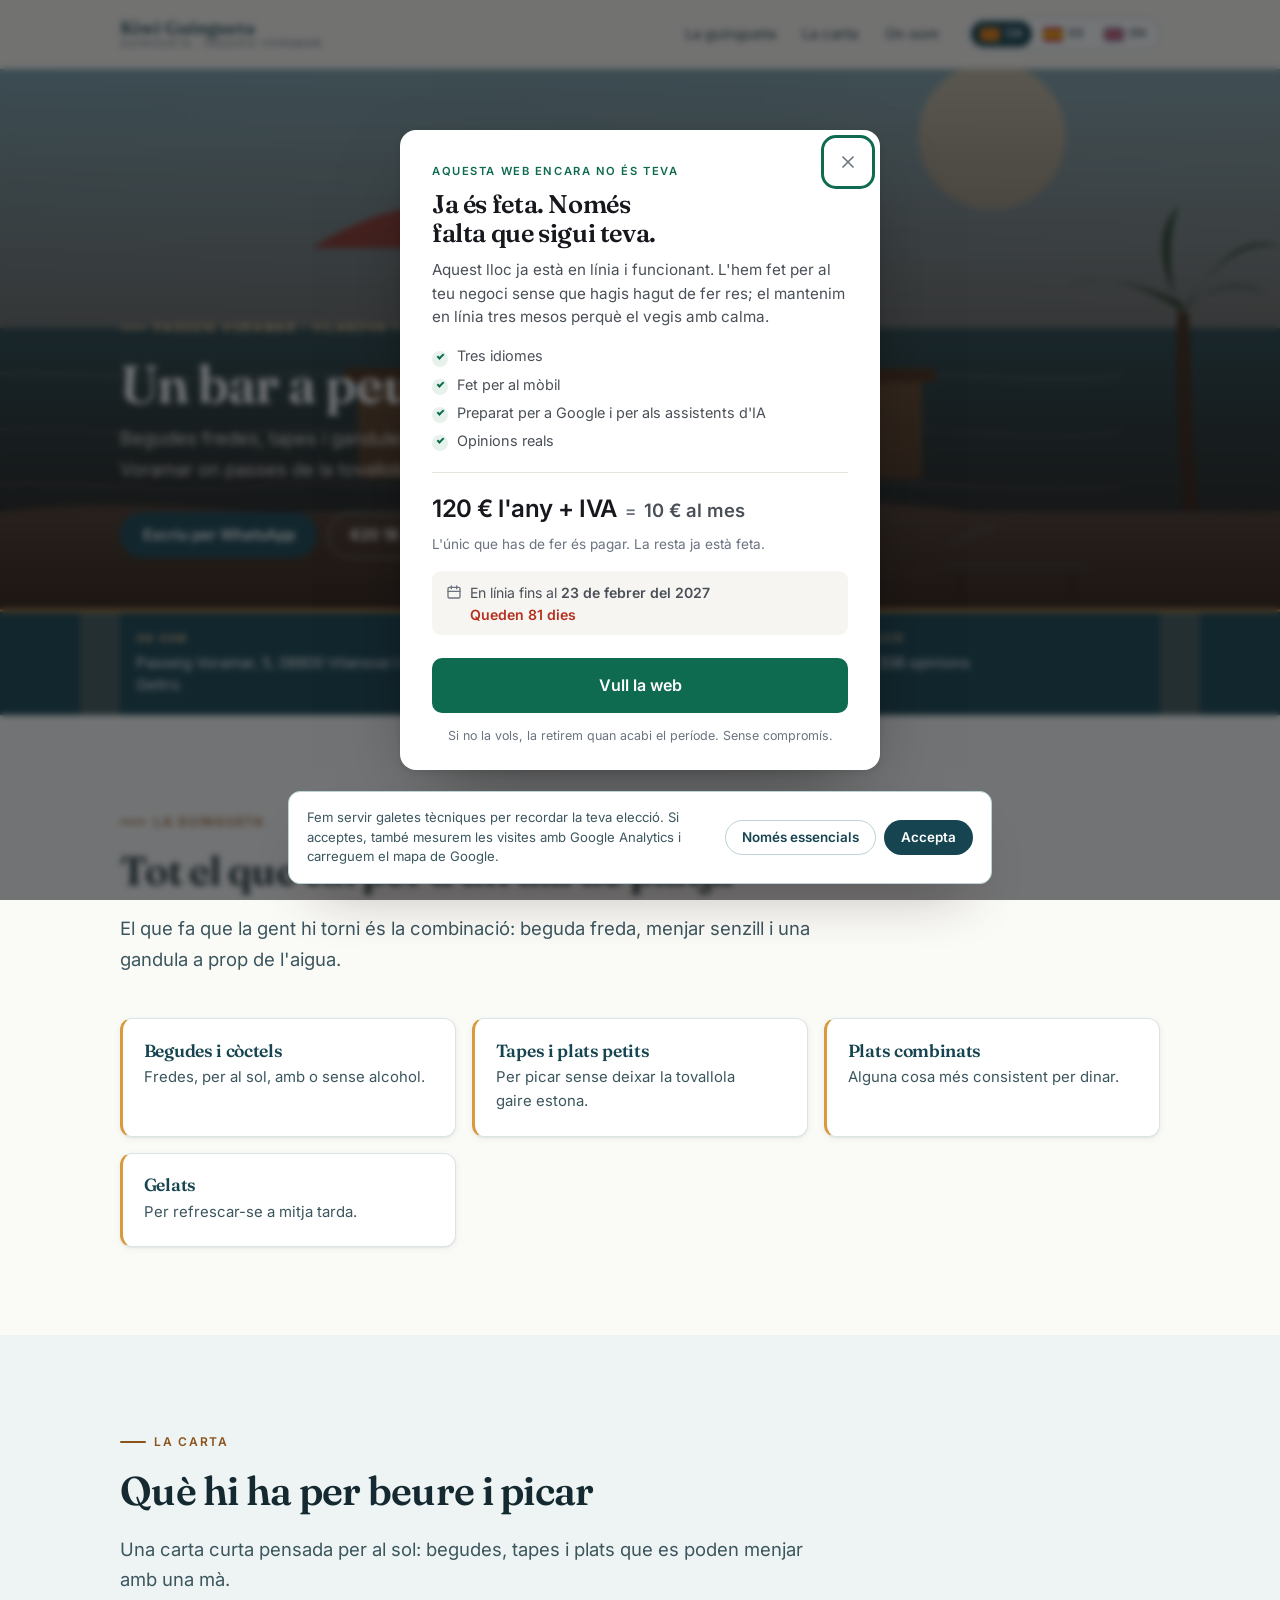
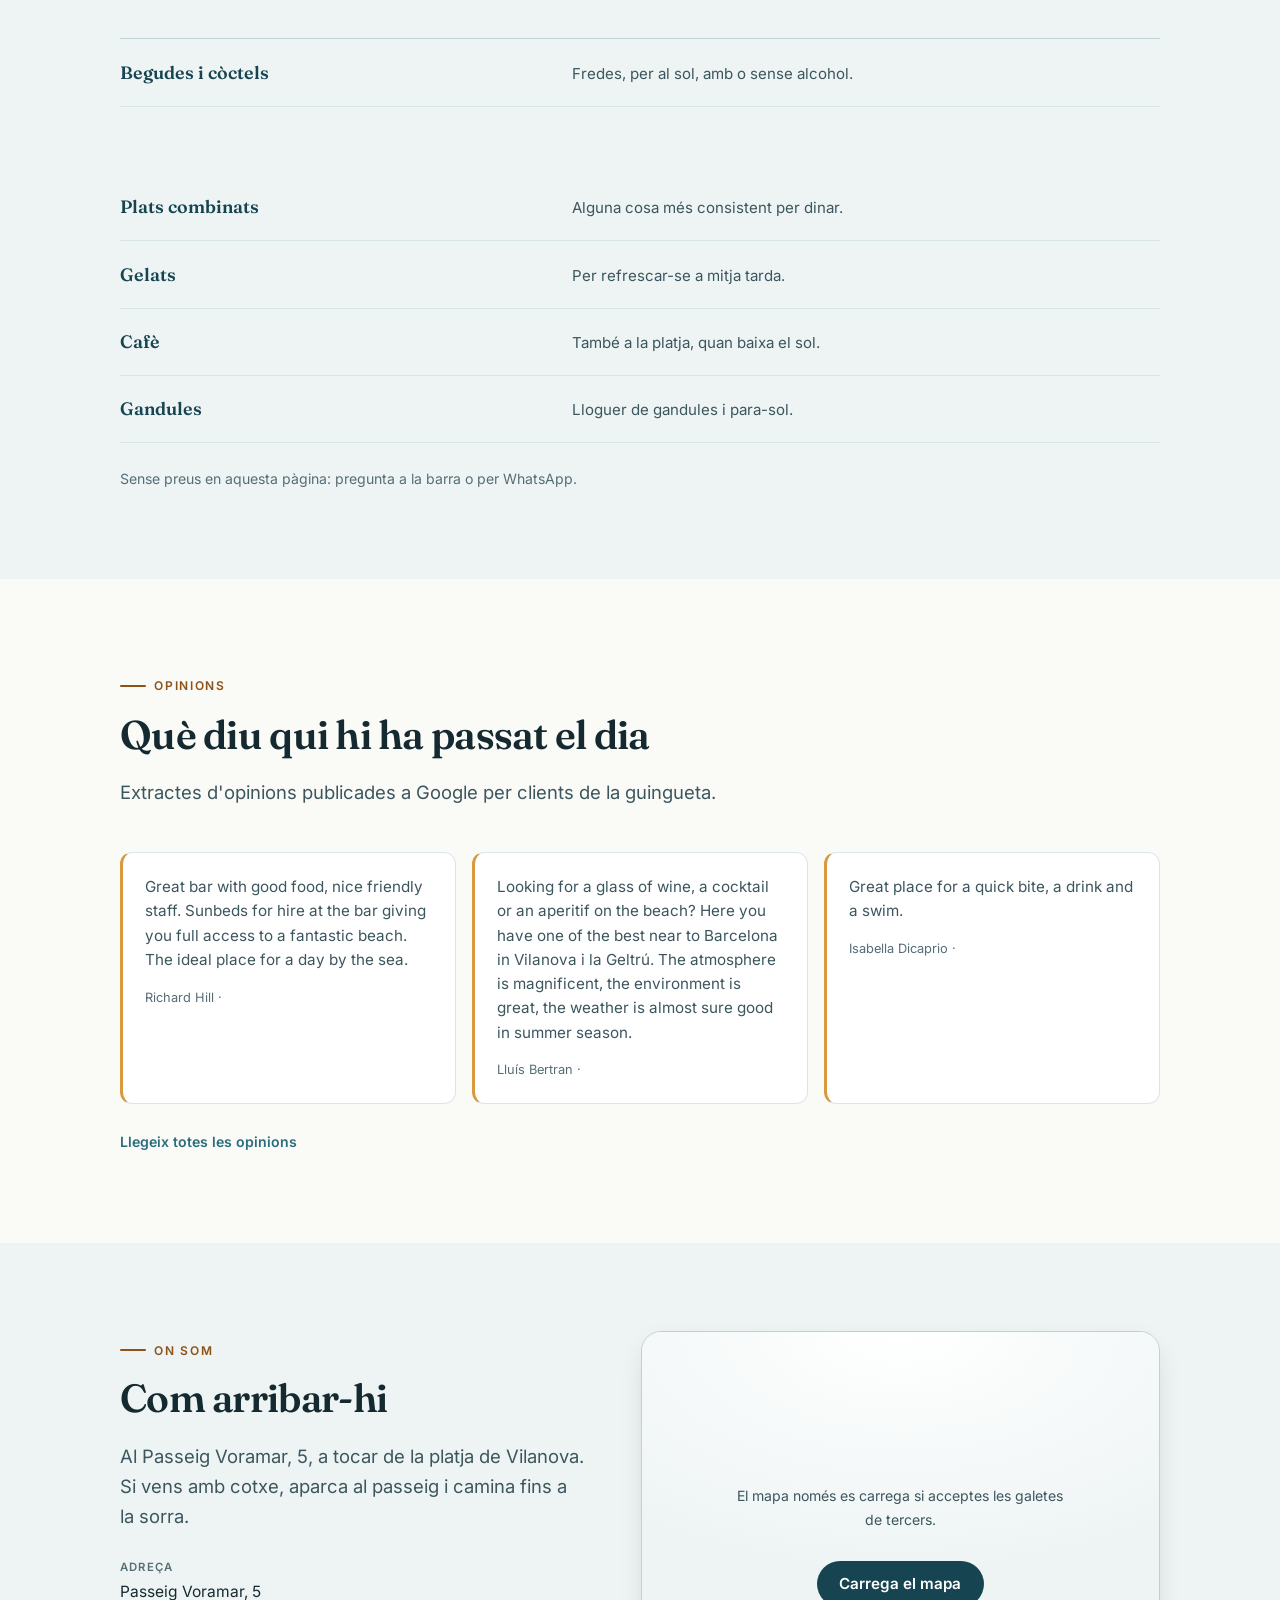
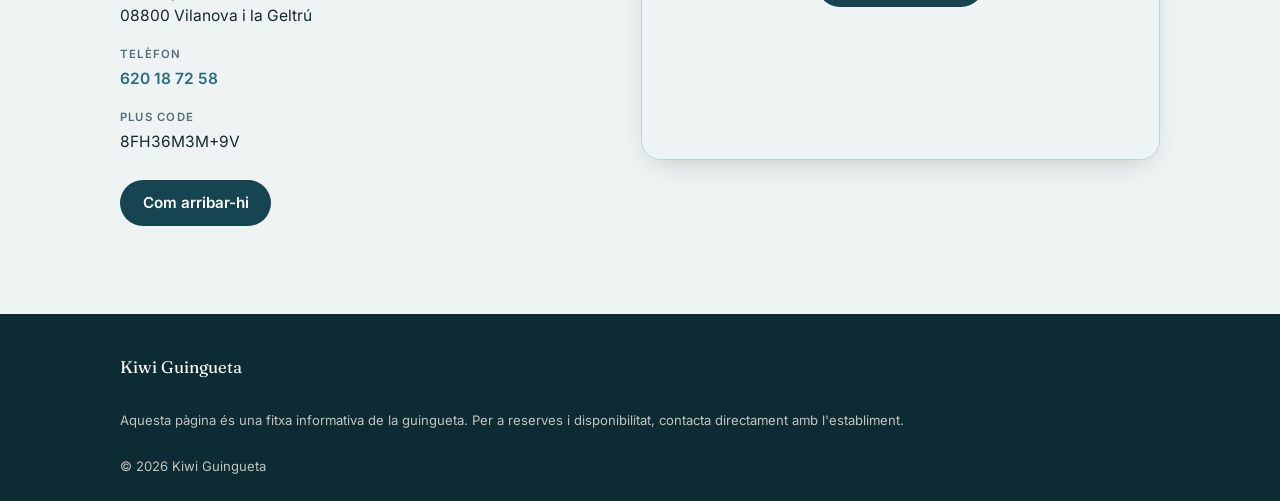
<file: index.html>
<!DOCTYPE html>
<html lang="ca" dir="ltr">
<head>
<meta charset="utf-8">
<meta name="viewport" content="width=device-width, initial-scale=1">
<title>Kiwi Guingueta · Bar de platja al Passeig Voramar</title>
<meta name="description" content="Bar i guingueta al Passeig Voramar, 5, Vilanova i la Geltrú, tocant a la platja. Begudes, tapes i gandules per passar el dia a la sorra. Telèfon: 620 18 72 58.">
<meta name="theme-color" content="#3b2416">
<meta name="robots" content="index, follow">
<link rel="canonical" href="https://kiwi-guingueta.vilanovailageltru.info/">
<meta property="og:type" content="website">
<meta property="og:site_name" content="Kiwi Guingueta">
<meta property="og:title" content="Kiwi Guingueta · Bar de platja al Passeig Voramar">
<meta property="og:description" content="Bar i guingueta al Passeig Voramar, 5, Vilanova i la Geltrú, tocant a la platja. Begudes, tapes i gandules per passar el dia a la sorra. Telèfon: 620 18 72 58.">
<meta property="og:locale" content="ca_ES">
<meta property="og:url" content="https://kiwi-guingueta.vilanovailageltru.info/">
<meta property="og:image" content="https://kiwi-guingueta.vilanovailageltru.info/assets/img/og-image.jpg">
<meta name="twitter:card" content="summary_large_image">

<link rel="alternate" hreflang="ca-ES" href="https://kiwi-guingueta.vilanovailageltru.info/">

<link rel="alternate" hreflang="es-ES" href="https://kiwi-guingueta.vilanovailageltru.info/es/">

<link rel="alternate" hreflang="en-GB" href="https://kiwi-guingueta.vilanovailageltru.info/en/">

<link rel="alternate" hreflang="x-default" href="https://kiwi-guingueta.vilanovailageltru.info/">

<link rel="icon" href="./assets/img/favicon.svg" type="image/svg+xml">
<link rel="manifest" href="./site.webmanifest">
<link rel="preload" href="./assets/fonts/fraunces-latin.woff2" as="font" type="font/woff2" crossorigin>
<link rel="preload" href="./assets/fonts/inter-latin.woff2" as="font" type="font/woff2" crossorigin>
<link rel="stylesheet" href="./assets/css/components.css">
<link rel="stylesheet" href="./assets/css/header-tools.css">
<link rel="stylesheet" href="./assets/css/styles.css">
<link rel="stylesheet" href="./assets/css/offer-panel.css">

<script>
  (function () {
    var ID='G-71LT2Q093H', KEY='cookie-consent-v1', accepted=false;
    try { accepted = localStorage.getItem(KEY) === 'accepted'; } catch (e) {}
    window.dataLayer = window.dataLayer || [];
    window.gtag = function(){ window.dataLayer.push(arguments); };
    gtag('js', new Date());
    gtag('consent','default',{ad_storage:'denied',ad_user_data:'denied',ad_personalization:'denied',analytics_storage:'denied'});
    function load(){ if(window.__gaLoaded) return; window.__gaLoaded=true;
      var s=document.createElement('script'); s.async=true;
      s.src='https://www.googletagmanager.com/gtag/js?id='+ID; document.head.appendChild(s); gtag('config', ID); }
    function grant(){ load(); gtag('consent','update',{ad_storage:'granted',ad_user_data:'granted',ad_personalization:'granted',analytics_storage:'granted'}); }
    window.__analyticsConsent=function(ok){ try{localStorage.setItem(KEY, ok?'accepted':'essential');}catch(e){}
      if(ok) grant(); };
    if (accepted) grant();
  })();
</script>
<script type="application/ld+json">{
  "@context": "https://schema.org",
  "@type": "BarOrPub",
  "@id": "https://kiwi-guingueta.vilanovailageltru.info/#business",
  "name": "Kiwi Guingueta",
  "url": "https://kiwi-guingueta.vilanovailageltru.info",
  "image": "https://kiwi-guingueta.vilanovailageltru.info/assets/img/og-image.jpg",
  "telephone": "+34 620 18 72 58",
  "address": {
    "@type": "PostalAddress",
    "streetAddress": "Passeig Voramar, 5",
    "postalCode": "08800",
    "addressLocality": "Vilanova i la Geltrú",
    "addressRegion": "Barcelona",
    "addressCountry": "ES"
  },
  "geo": {
    "@type": "GeoCoordinates",
    "latitude": 41.2033767,
    "longitude": 1.6846683
  },
  "hasMap": "https://maps.google.com/?cid=9357870784461133312",
  "inLanguage": "ca",
  "acceptsReservations": "https://schema.org/True",
  "aggregateRating": {
    "@type": "AggregateRating",
    "ratingValue": 4.2,
    "reviewCount": 336,
    "bestRating": 5,
    "worstRating": 1
  }
}</script>
</head>
<body>
<a class="skip-link" href="#main">Ves al contingut principal</a>

<header class="header">
  <div class="wrap header__inner">
    <a class="brand" href="./">
      <span class="brand__name">Kiwi Guingueta</span>
      <span class="brand__sub">Guingueta · Passeig Voramar</span>
    </a>
    <nav class="nav" id="site-nav" data-open="false" aria-label="Navegació principal">
      <a href="#tostados">La guingueta</a>
      <a href="#carta">La carta</a>
      <a href="#visitanos">On som</a>
    </nav>
    <div class="header__tools">
      <nav class="langs" aria-label="Canviar d&#39;idioma">
        
        <a class="langs__link" href="./" hreflang="ca" lang="ca" aria-current="true">
          <span class="langs__flag" aria-hidden="true"><svg viewBox="0 0 24 16"><rect width="24" height="16" fill="#fcdd09"/><g fill="#da121a"><rect y="1.7778" width="24" height="1.7778"/><rect y="5.3334" width="24" height="1.7778"/><rect y="8.889" width="24" height="1.7778"/><rect y="12.4446" width="24" height="1.7778"/></g></svg></span>
          <span class="langs__code">ca</span>
          <span class="sr-only">Català</span>
        </a>
        
        <a class="langs__link" href="./es/" hreflang="es" lang="es">
          <span class="langs__flag" aria-hidden="true"><svg viewBox="0 0 24 16"><rect width="24" height="16" fill="#c60b1e"/><rect y="4" width="24" height="8" fill="#ffc400"/></svg></span>
          <span class="langs__code">es</span>
          <span class="sr-only">Español</span>
        </a>
        
        <a class="langs__link" href="./en/" hreflang="en" lang="en">
          <span class="langs__flag" aria-hidden="true"><svg viewBox="0 0 24 16"><rect width="24" height="16" fill="#00247d"/><path d="M0 0 24 16M24 0 0 16" stroke="#fff" stroke-width="3.2"/><path d="M0 0 24 16M24 0 0 16" stroke="#cf142b" stroke-width="1.6"/><path d="M12 0v16M0 8h24" stroke="#fff" stroke-width="5.2"/><path d="M12 0v16M0 8h24" stroke="#cf142b" stroke-width="3"/></svg></span>
          <span class="langs__code">en</span>
          <span class="sr-only">English</span>
        </a>
        
      </nav>
      <button class="nav-toggle" type="button" aria-expanded="false" aria-controls="site-nav" aria-label="Obre el menú de navegació">
        <svg viewBox="0 0 24 24" width="22" height="22" fill="none" stroke="currentColor" stroke-width="2" stroke-linecap="round" aria-hidden="true"><path d="M4 7h16M4 12h16M4 17h16"/></svg>
      </button>
    </div>
  </div>
</header>

<main id="main">
  <section class="hero" aria-labelledby="hero-title">
    <img class="hero__art" src="./assets/img/poster.svg" alt="" width="1600" height="900" fetchpriority="high" decoding="async" aria-hidden="true">
    <div class="wrap hero__body">
      <p class="eyebrow">Passeig Voramar · Vilanova i la Geltrú</p>
      <h1 id="hero-title">Un bar a peu de sorra</h1>
      <p class="hero__lede">Begudes fredes, tapes i gandules per llogar. Una guingueta al Passeig Voramar on passes de la tovallola a la taula sense calçar-te.</p>
      <div class="hero__actions">
        
        <a class="btn btn--primary" href="https://wa.me/34620187258" target="_blank" rel="noopener">Escriu per WhatsApp</a>
        
        <a class="btn btn--ghost" href="tel:+34 620 18 72 58">620 18 72 58</a>
      </div>
    </div>
  </section>

  <section class="strip" aria-label="Informació pràctica">
    <div class="wrap strip__grid">
      <div><span class="strip__k">On som</span><span class="strip__v">Passeig Voramar, 5, 08800 Vilanova i la Geltrú</span></div>
      <div><span class="strip__k">Comandes</span><span class="strip__v">A la barra o per WhatsApp</span></div>
      <div><span class="strip__k">Valoració</span><span class="strip__v">4.2/5 · 336 opinions</span></div>
    </div>
  </section>

  <section class="section roast" id="tostados" aria-labelledby="roast-title">
    <div class="wrap">
      <div class="head reveal">
        <p class="eyebrow">La guingueta</p>
        <h2 id="roast-title">Tot el que cal per a un dia de platja</h2>
        <p class="lead">El que fa que la gent hi torni és la combinació: beguda freda, menjar senzill i una gandula a prop de l&#39;aigua.</p>
      </div>
      <ul class="roastgrid">
        
        <li class="bean reveal"><h3>Begudes i còctels</h3><p>Fredes, per al sol, amb o sense alcohol.</p></li>
        
        <li class="bean reveal"><h3>Tapes i plats petits</h3><p>Per picar sense deixar la tovallola gaire estona.</p></li>
        
        <li class="bean reveal"><h3>Plats combinats</h3><p>Alguna cosa més consistent per dinar.</p></li>
        
        <li class="bean reveal"><h3>Gelats</h3><p>Per refrescar-se a mitja tarda.</p></li>
        
      </ul>
    </div>
  </section>

  <section class="section section--tint carta" id="carta" aria-labelledby="carta-title">
    <div class="wrap">
      <div class="head reveal">
        <p class="eyebrow">La carta</p>
        <h2 id="carta-title">Què hi ha per beure i picar</h2>
        <p class="lead">Una carta curta pensada per al sol: begudes, tapes i plats que es poden menjar amb una mà.</p>
      </div>
      <dl class="pricelist">
        
        <div class="pricelist__row reveal"><dt>Begudes i còctels</dt><dd>Fredes, per al sol, amb o sense alcohol.</dd></div>
        
        <div class="pricelist__row reveal"><dt>Tapes i plats petits</dt><dd>Per picar sense deixar la tovallola gaire estona.</dd></div>
        
        <div class="pricelist__row reveal"><dt>Plats combinats</dt><dd>Alguna cosa més consistent per dinar.</dd></div>
        
        <div class="pricelist__row reveal"><dt>Gelats</dt><dd>Per refrescar-se a mitja tarda.</dd></div>
        
        <div class="pricelist__row reveal"><dt>Cafè</dt><dd>També a la platja, quan baixa el sol.</dd></div>
        
        <div class="pricelist__row reveal"><dt>Gandules</dt><dd>Lloguer de gandules i para-sol.</dd></div>
        
      </dl>
      <p class="note">Sense preus en aquesta pàgina: pregunta a la barra o per WhatsApp.</p>
    </div>
  </section>

  <section class="section guestvoices" id="reviews" aria-labelledby="reviews-title">
    <div class="wrap">
      <div class="head reveal">
        <p class="eyebrow">Opinions</p>
        <h2 id="reviews-title">Què diu qui hi ha passat el dia</h2>
        <p class="lead">Extractes d&#39;opinions publicades a Google per clients de la guingueta.</p>
      </div>
      <div class="quotes">
        
        <figure class="quote reveal">
          <blockquote><p>Great bar with good food, nice friendly staff. Sunbeds for hire at the bar giving you full access to a fantastic beach. The ideal place for a day by the sea.</p></blockquote>
          <figcaption>Richard Hill · </figcaption>
        </figure>
        
        <figure class="quote reveal">
          <blockquote><p>Looking for a glass of wine, a cocktail or an aperitif on the beach? Here you have one of the best near to Barcelona in Vilanova i la Geltrú. The atmosphere is magnificent, the environment is great, the weather is almost sure good in summer season.</p></blockquote>
          <figcaption>Lluís Bertran · </figcaption>
        </figure>
        
        <figure class="quote reveal">
          <blockquote><p>Great place for a quick bite, a drink and a swim.</p></blockquote>
          <figcaption>Isabella Dicaprio · </figcaption>
        </figure>
        
      </div>
      <a class="morelink" href="https://www.google.com/maps/place//data=!4m4!3m3!1s0x12a38777b29d42bb:0x81ddd5e5f9cfd600!9m1!1b1" target="_blank" rel="noopener">Llegeix totes les opinions</a>
    </div>
  </section>

  <section class="section section--tint location" id="visitanos" aria-labelledby="visit-title">
    <div class="wrap visit">
      <div class="reveal">
        <p class="eyebrow">On som</p>
        <h2 id="visit-title">Com arribar-hi</h2>
        <p class="lead">Al Passeig Voramar, 5, a tocar de la platja de Vilanova. Si vens amb cotxe, aparca al passeig i camina fins a la sorra.</p>
        <dl class="visitlist">
          <div><dt>Adreça</dt><dd>Passeig Voramar, 5<br>08800 Vilanova i la Geltrú</dd></div>
          <div><dt>Telèfon</dt><dd><a href="tel:+34 620 18 72 58">620 18 72 58</a></dd></div>
          <div><dt>Plus Code</dt><dd>8FH36M3M+9V</dd></div>
        </dl>
        <div class="visit__actions">
          <a class="btn btn--primary" href="https://www.google.com/maps/dir/?api=1&amp;destination=41.2033767,1.6846683" target="_blank" rel="noopener">Com arribar-hi</a>
        </div>
      </div>
      <div class="mapshell" id="map-shell" data-map-loaded="false">
        <div class="mapgate"><p>El mapa només es carrega si acceptes les galetes de tercers.</p><button class="btn btn--primary" type="button" data-map-load>Carrega el mapa</button></div>
        <template id="map-template">
          <iframe title="Mapa amb la ubicació de Kiwi Guingueta a Vilanova i la Geltrú" src="https://www.google.com/maps?q=41.2033767,1.6846683&amp;hl=ca&amp;z=16&amp;output=embed" width="600" height="450" loading="lazy" referrerpolicy="no-referrer-when-downgrade" allowfullscreen></iframe>
        </template>
      </div>
    </div>
  </section>
</main>

<footer class="footer">
  <div class="wrap footer__inner">
    <p class="footer__name">Kiwi Guingueta</p>
    <p class="footer__meta">Aquesta pàgina és una fitxa informativa de la guingueta. Per a reserves i disponibilitat, contacta directament amb l&#39;establiment.</p>
    <p class="footer__meta">© <span id="year">2026</span> Kiwi Guingueta</p>
  </div>
</footer>

<div class="cookies" id="cookiebar" role="region" aria-label="Més informació" data-visible="false">
  <p>Fem servir galetes tècniques per recordar la teva elecció. Si acceptes, també mesurem les visites amb Google Analytics i carreguem el mapa de Google.</p>
  <div class="cookies__actions">
    <button class="btn btn--ghost btn--sm" type="button" data-cookie="essential">Només essencials</button>
    <button class="btn btn--primary btn--sm" type="button" data-cookie="accept">Accepta</button>
  </div>
</div>

<script src="./assets/js/components.js" defer></script>
<script src="./assets/js/main.js" defer></script>

<script type="application/json" id="sm-offer-config">{"offerEnds":"2027-02-23","offerEndsLabel":"23 de febrer del 2027","buyUrl":"","offerEmail":"","phoneE164":"+34 620 18 72 58","copy":{"kicker":"Aquesta web encara no és teva","title":"Ja és feta. Només falta que sigui teva.","lead":"Aquest lloc ja està en línia i funcionant. L'hem fet per al teu negoci sense que hagis hagut de fer res; el mantenim en línia tres mesos perquè el vegis amb calma.","features":["Tres idiomes","Fet per al mòbil","Preparat per a Google i per als assistents d'IA","Opinions reals"],"priceYear":"120 € l'any + IVA","priceMonth":"10 € al mes","priceNote":"L'únic que has de fer és pagar. La resta ja està feta.","until":"En línia fins al","days":"Queden {n} dies","cta":"Vull la web","buy":"Vull la web","buyPhone":"Truca i queda-te-la","contact":"Parla amb nosaltres","call":"Truca'ns","close":"Tanca","pill":"Aquesta web encara no és teva","foot":"Si no la vols, la retirem quan acabi el període. Sense compromís."}}</script>
<script src="./assets/js/offer-panel.js" defer></script>

<script src="./assets/js/header-tools.js" defer></script>
</body>
</html>
</file>
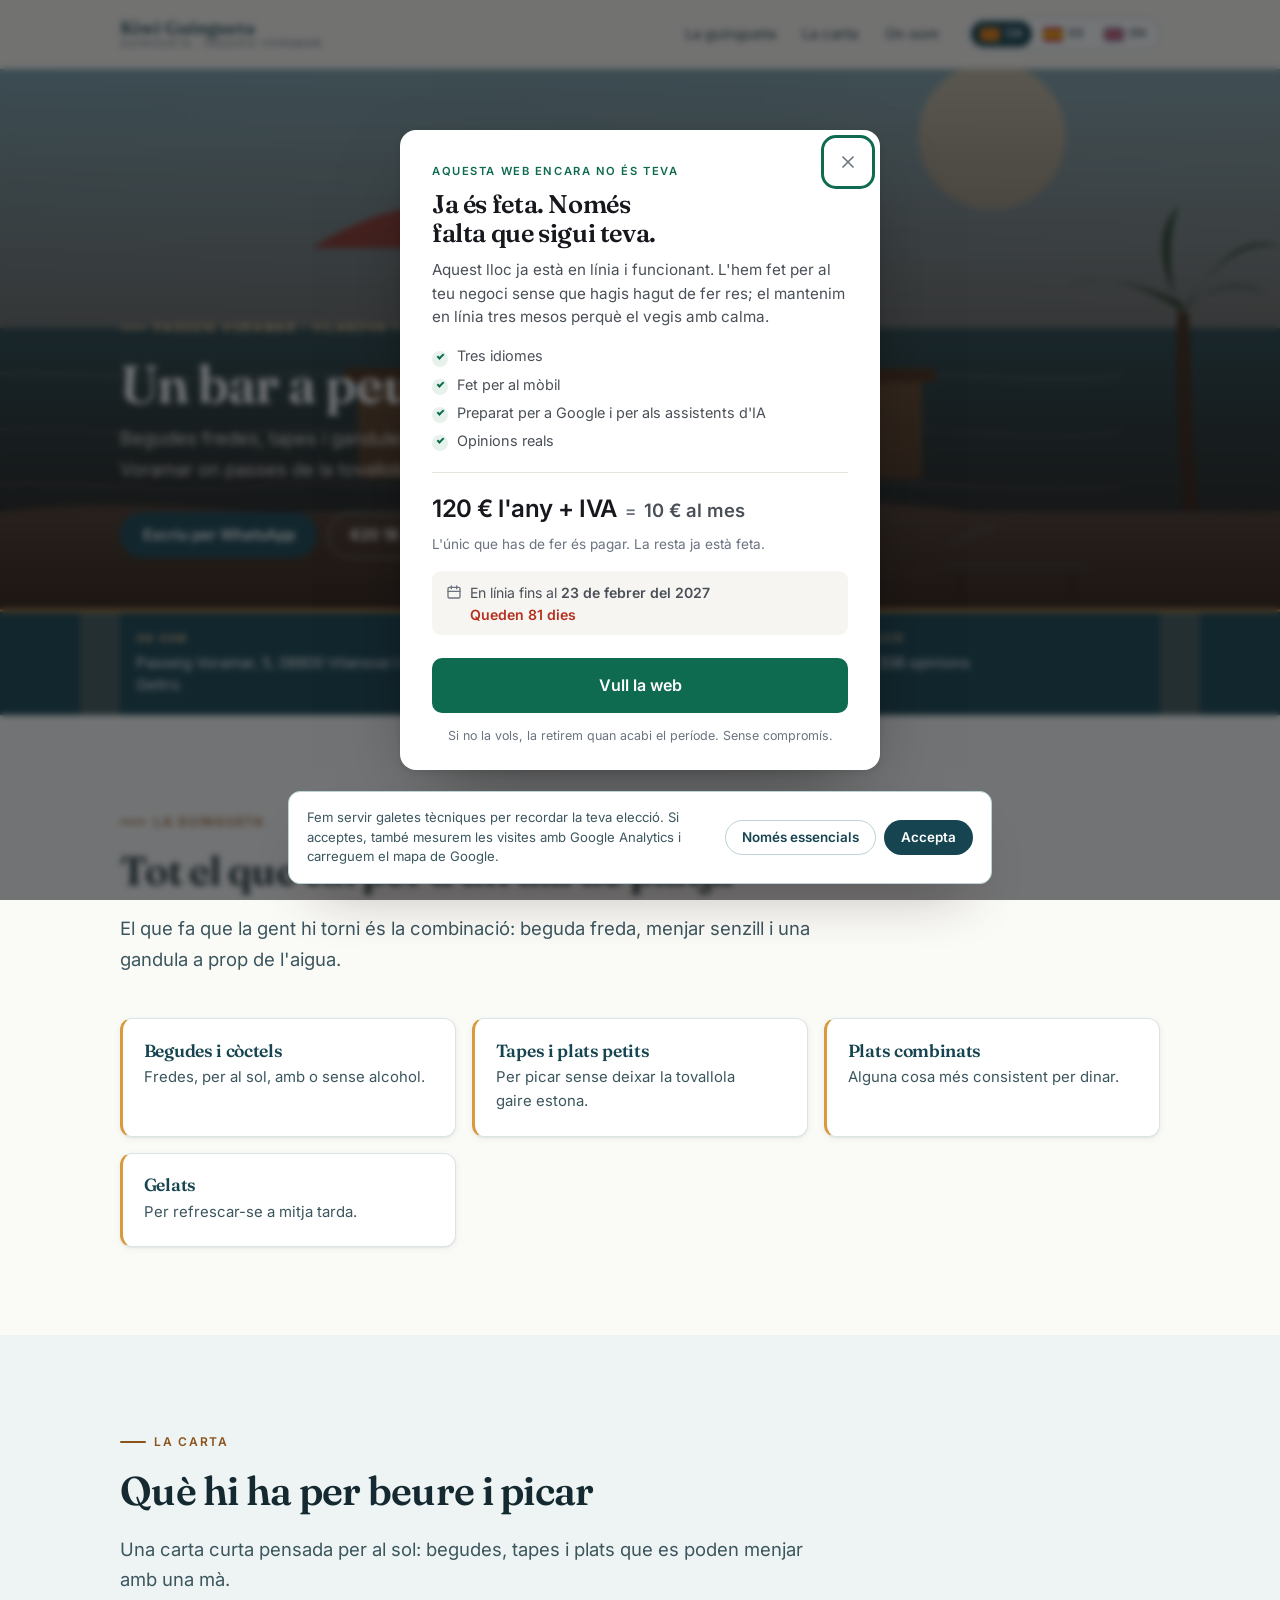
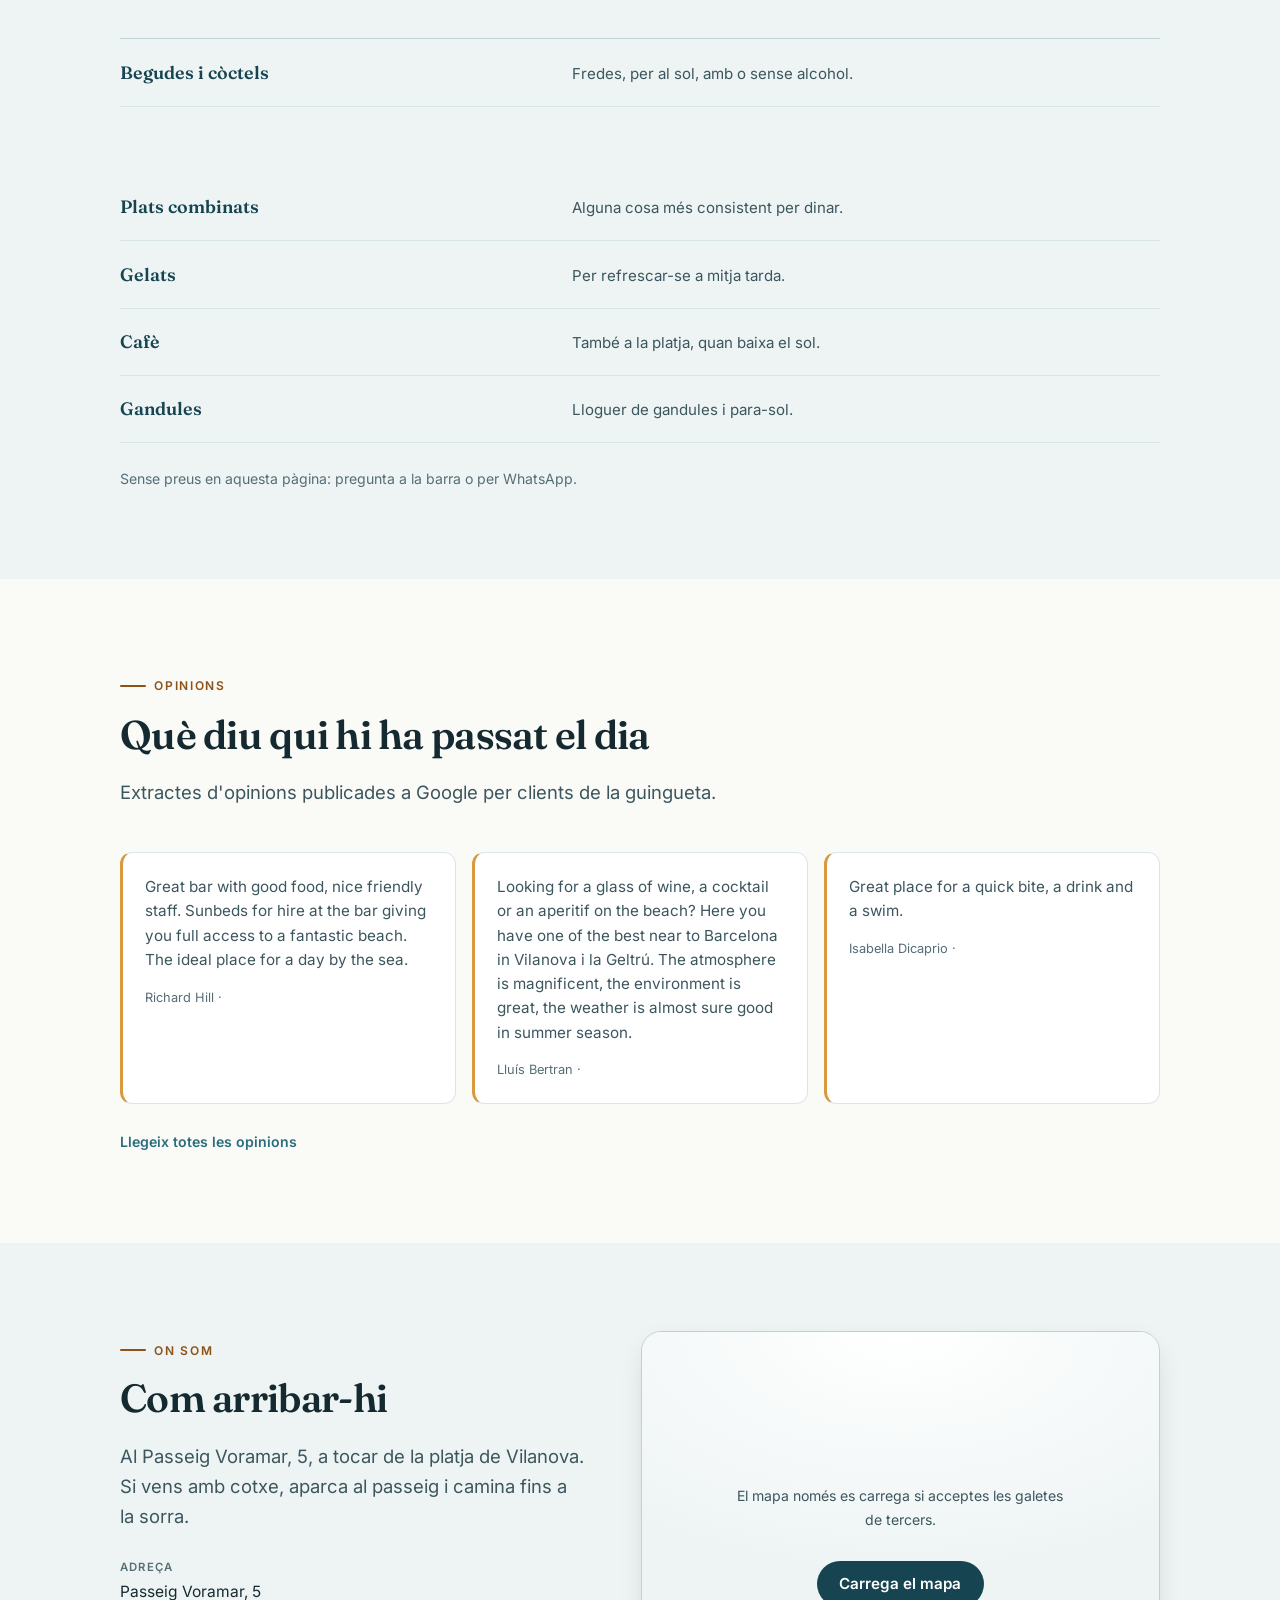
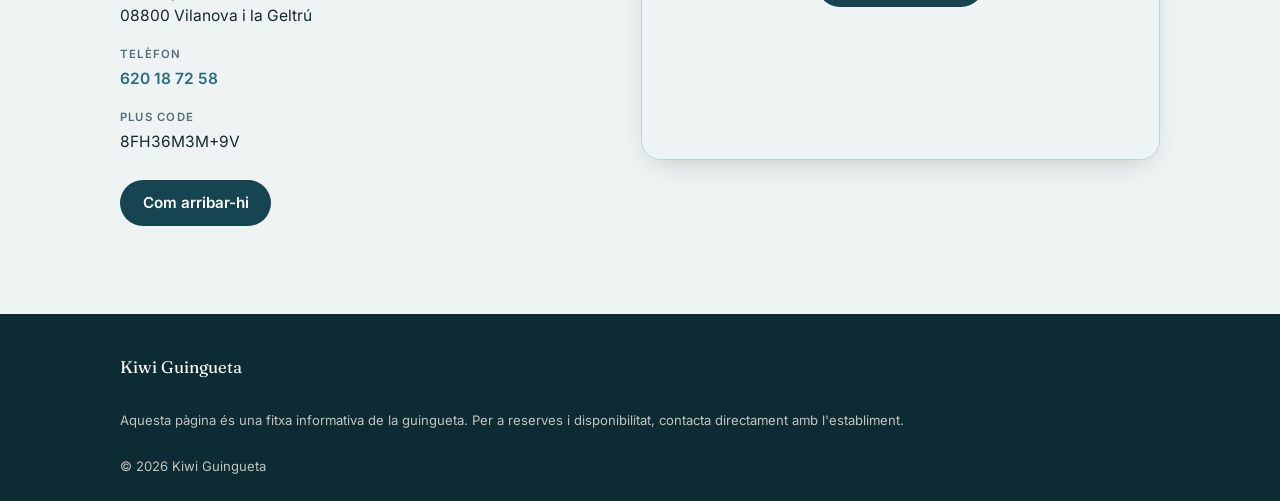
<file: ca/index.html>
<!DOCTYPE html><html lang="ca"><head><meta charset="utf-8">
<link rel="canonical" href="https://kiwi-guingueta.vilanovailageltru.info/">
<meta name="robots" content="noindex,follow">
<meta http-equiv="refresh" content="0; url=../">
<title>Redirigint…</title>
</head><body><p><a href="../">Continua</a></p>
<script>location.replace("../");</script></body></html>
</file>
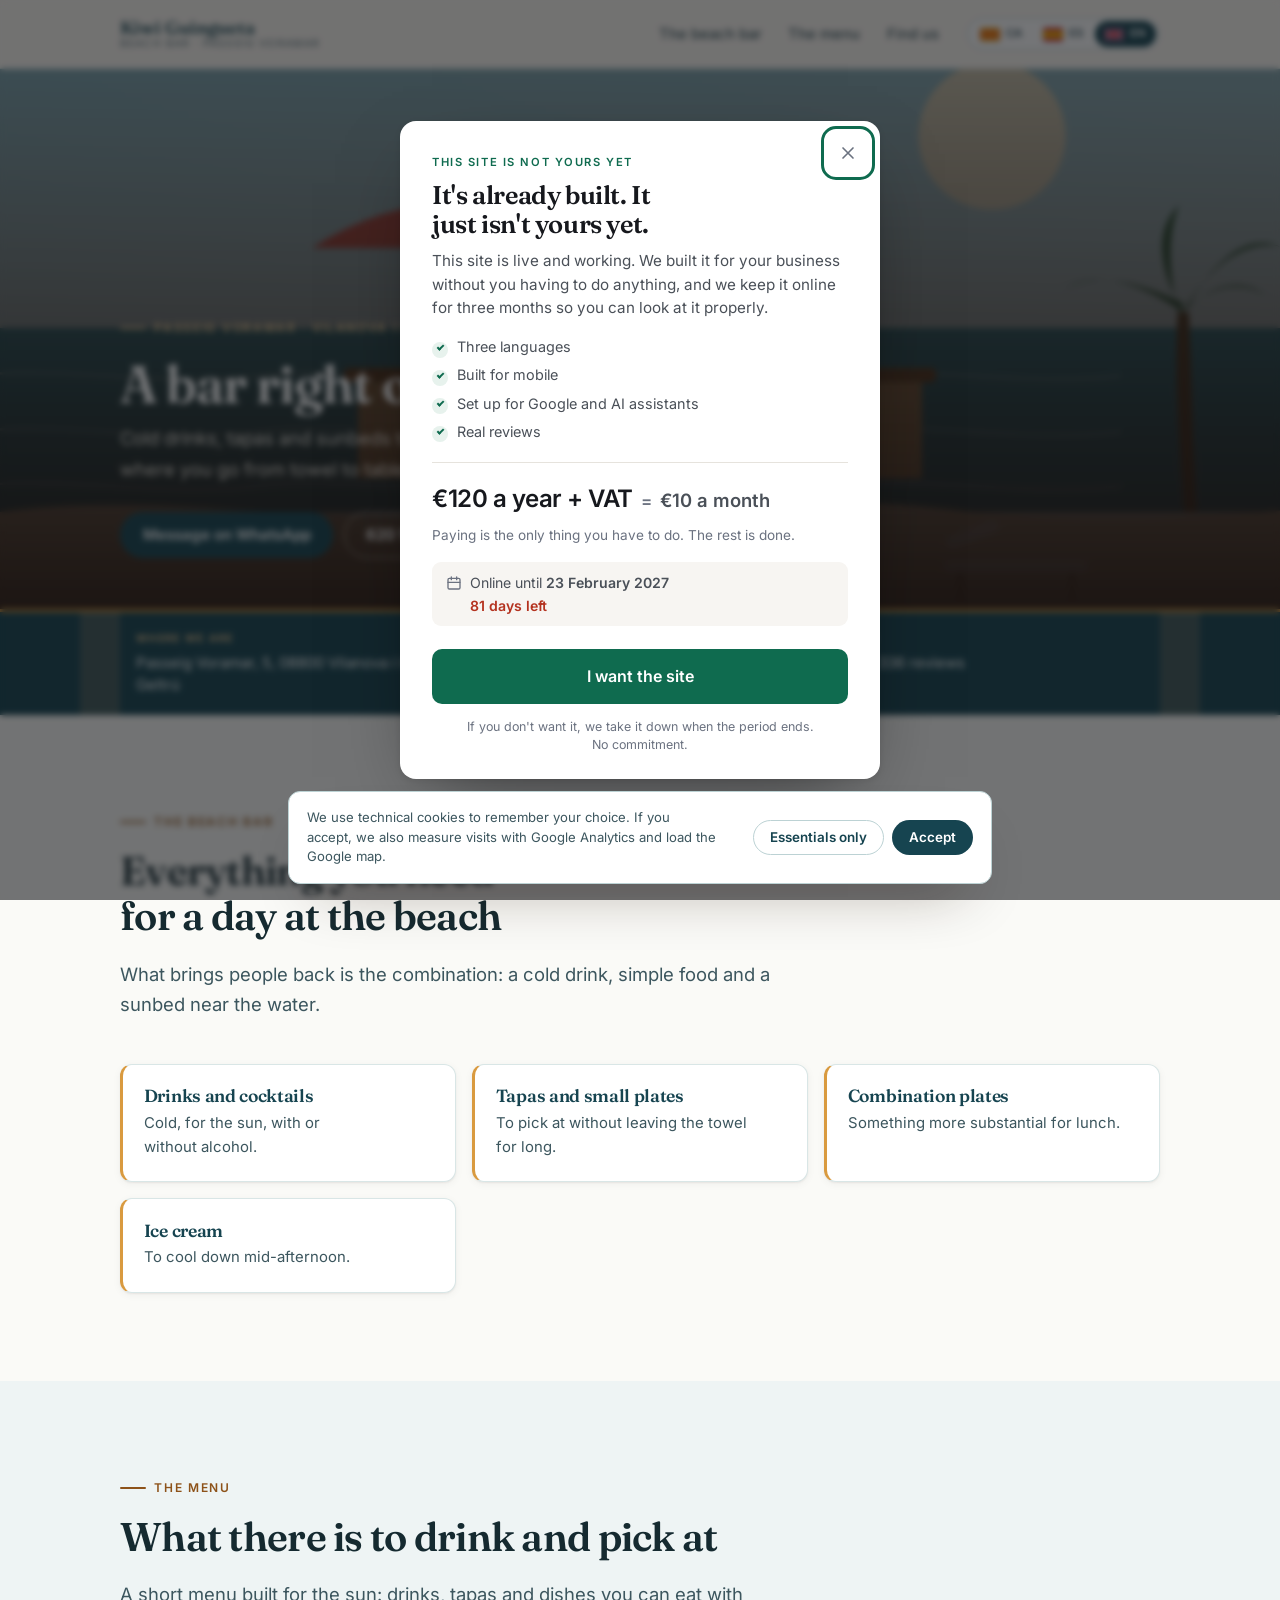
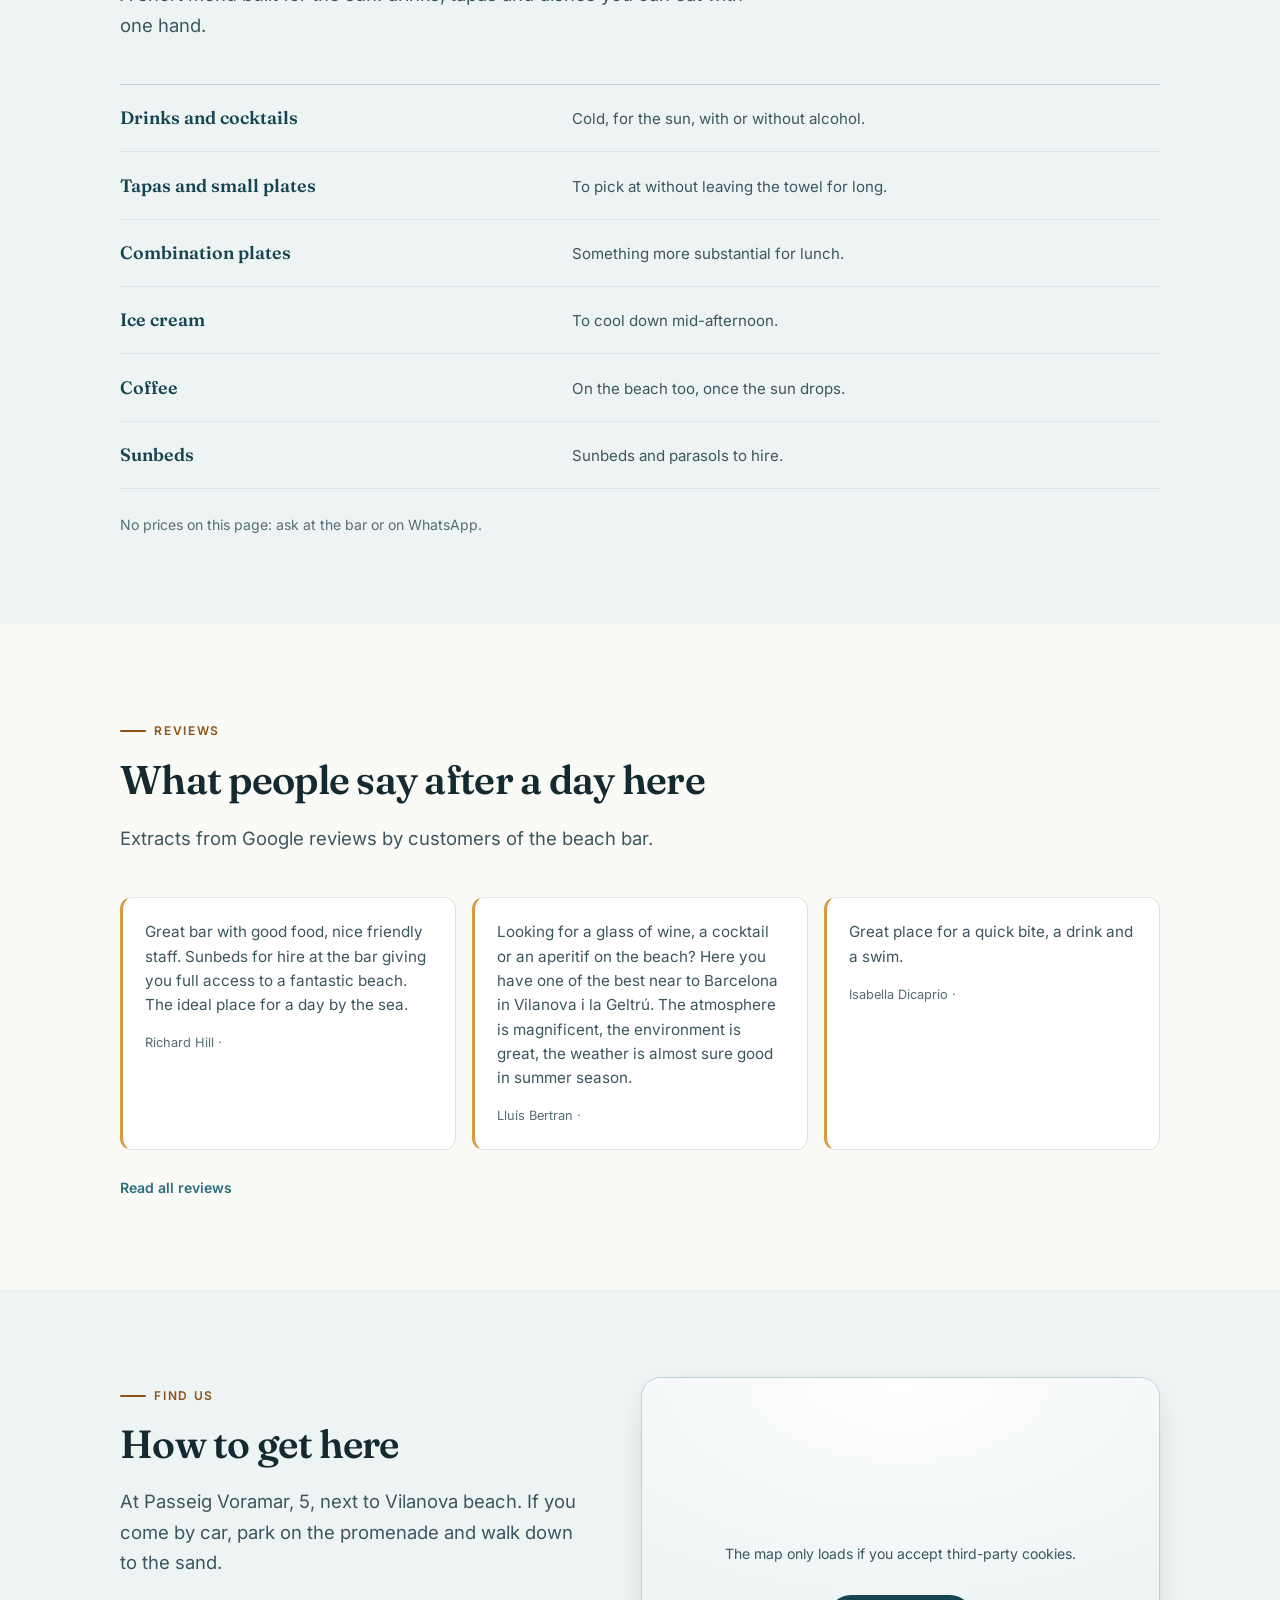
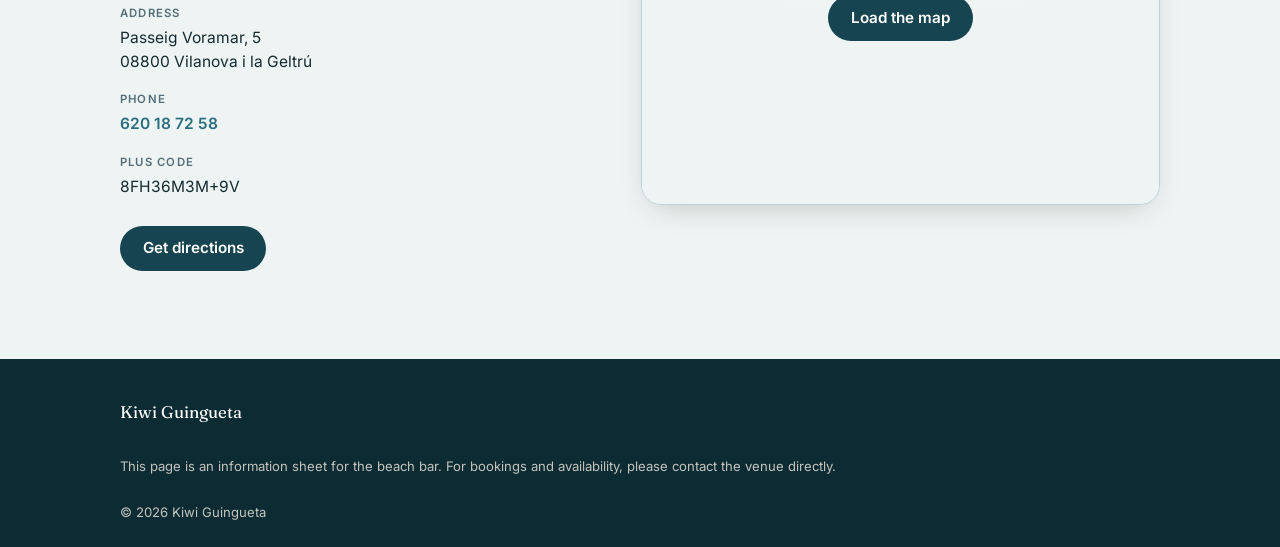
<file: en/index.html>
<!DOCTYPE html>
<html lang="en" dir="ltr">
<head>
<meta charset="utf-8">
<meta name="viewport" content="width=device-width, initial-scale=1">
<title>Kiwi Guingueta · Beach bar on the Passeig Voramar</title>
<meta name="description" content="Beach bar at Passeig Voramar, 5, Vilanova i la Geltrú, right by the sand. Drinks, tapas and sunbeds for a day on the beach. Phone: 620 18 72 58.">
<meta name="theme-color" content="#3b2416">
<meta name="robots" content="index, follow">
<link rel="canonical" href="https://kiwi-guingueta.vilanovailageltru.info/en/">
<meta property="og:type" content="website">
<meta property="og:site_name" content="Kiwi Guingueta">
<meta property="og:title" content="Kiwi Guingueta · Beach bar on the Passeig Voramar">
<meta property="og:description" content="Beach bar at Passeig Voramar, 5, Vilanova i la Geltrú, right by the sand. Drinks, tapas and sunbeds for a day on the beach. Phone: 620 18 72 58.">
<meta property="og:locale" content="en_GB">
<meta property="og:url" content="https://kiwi-guingueta.vilanovailageltru.info/en/">
<meta property="og:image" content="https://kiwi-guingueta.vilanovailageltru.info/assets/img/og-image.jpg">
<meta name="twitter:card" content="summary_large_image">

<link rel="alternate" hreflang="ca-ES" href="https://kiwi-guingueta.vilanovailageltru.info/">

<link rel="alternate" hreflang="es-ES" href="https://kiwi-guingueta.vilanovailageltru.info/es/">

<link rel="alternate" hreflang="en-GB" href="https://kiwi-guingueta.vilanovailageltru.info/en/">

<link rel="alternate" hreflang="x-default" href="https://kiwi-guingueta.vilanovailageltru.info/">

<link rel="icon" href="../assets/img/favicon.svg" type="image/svg+xml">
<link rel="manifest" href="../site.webmanifest">
<link rel="preload" href="../assets/fonts/fraunces-latin.woff2" as="font" type="font/woff2" crossorigin>
<link rel="preload" href="../assets/fonts/inter-latin.woff2" as="font" type="font/woff2" crossorigin>
<link rel="stylesheet" href="../assets/css/components.css">
<link rel="stylesheet" href="../assets/css/header-tools.css">
<link rel="stylesheet" href="../assets/css/styles.css">
<link rel="stylesheet" href="../assets/css/offer-panel.css">

<script>
  (function () {
    var ID='G-71LT2Q093H', KEY='cookie-consent-v1', accepted=false;
    try { accepted = localStorage.getItem(KEY) === 'accepted'; } catch (e) {}
    window.dataLayer = window.dataLayer || [];
    window.gtag = function(){ window.dataLayer.push(arguments); };
    gtag('js', new Date());
    gtag('consent','default',{ad_storage:'denied',ad_user_data:'denied',ad_personalization:'denied',analytics_storage:'denied'});
    function load(){ if(window.__gaLoaded) return; window.__gaLoaded=true;
      var s=document.createElement('script'); s.async=true;
      s.src='https://www.googletagmanager.com/gtag/js?id='+ID; document.head.appendChild(s); gtag('config', ID); }
    function grant(){ load(); gtag('consent','update',{ad_storage:'granted',ad_user_data:'granted',ad_personalization:'granted',analytics_storage:'granted'}); }
    window.__analyticsConsent=function(ok){ try{localStorage.setItem(KEY, ok?'accepted':'essential');}catch(e){}
      if(ok) grant(); };
    if (accepted) grant();
  })();
</script>
<script type="application/ld+json">{
  "@context": "https://schema.org",
  "@type": "BarOrPub",
  "@id": "https://kiwi-guingueta.vilanovailageltru.info/#business",
  "name": "Kiwi Guingueta",
  "url": "https://kiwi-guingueta.vilanovailageltru.info",
  "image": "https://kiwi-guingueta.vilanovailageltru.info/assets/img/og-image.jpg",
  "telephone": "+34 620 18 72 58",
  "address": {
    "@type": "PostalAddress",
    "streetAddress": "Passeig Voramar, 5",
    "postalCode": "08800",
    "addressLocality": "Vilanova i la Geltrú",
    "addressRegion": "Barcelona",
    "addressCountry": "ES"
  },
  "geo": {
    "@type": "GeoCoordinates",
    "latitude": 41.2033767,
    "longitude": 1.6846683
  },
  "hasMap": "https://maps.google.com/?cid=9357870784461133312",
  "inLanguage": "en",
  "acceptsReservations": "https://schema.org/True",
  "aggregateRating": {
    "@type": "AggregateRating",
    "ratingValue": 4.2,
    "reviewCount": 336,
    "bestRating": 5,
    "worstRating": 1
  }
}</script>
</head>
<body>
<a class="skip-link" href="#main">Skip to main content</a>

<header class="header">
  <div class="wrap header__inner">
    <a class="brand" href="../">
      <span class="brand__name">Kiwi Guingueta</span>
      <span class="brand__sub">Beach bar · Passeig Voramar</span>
    </a>
    <nav class="nav" id="site-nav" data-open="false" aria-label="Main navigation">
      <a href="#tostados">The beach bar</a>
      <a href="#carta">The menu</a>
      <a href="#visitanos">Find us</a>
    </nav>
    <div class="header__tools">
      <nav class="langs" aria-label="Change language">
        
        <a class="langs__link" href="../" hreflang="ca" lang="ca">
          <span class="langs__flag" aria-hidden="true"><svg viewBox="0 0 24 16"><rect width="24" height="16" fill="#fcdd09"/><g fill="#da121a"><rect y="1.7778" width="24" height="1.7778"/><rect y="5.3334" width="24" height="1.7778"/><rect y="8.889" width="24" height="1.7778"/><rect y="12.4446" width="24" height="1.7778"/></g></svg></span>
          <span class="langs__code">ca</span>
          <span class="sr-only">Català</span>
        </a>
        
        <a class="langs__link" href="../es/" hreflang="es" lang="es">
          <span class="langs__flag" aria-hidden="true"><svg viewBox="0 0 24 16"><rect width="24" height="16" fill="#c60b1e"/><rect y="4" width="24" height="8" fill="#ffc400"/></svg></span>
          <span class="langs__code">es</span>
          <span class="sr-only">Español</span>
        </a>
        
        <a class="langs__link" href="../en/" hreflang="en" lang="en" aria-current="true">
          <span class="langs__flag" aria-hidden="true"><svg viewBox="0 0 24 16"><rect width="24" height="16" fill="#00247d"/><path d="M0 0 24 16M24 0 0 16" stroke="#fff" stroke-width="3.2"/><path d="M0 0 24 16M24 0 0 16" stroke="#cf142b" stroke-width="1.6"/><path d="M12 0v16M0 8h24" stroke="#fff" stroke-width="5.2"/><path d="M12 0v16M0 8h24" stroke="#cf142b" stroke-width="3"/></svg></span>
          <span class="langs__code">en</span>
          <span class="sr-only">English</span>
        </a>
        
      </nav>
      <button class="nav-toggle" type="button" aria-expanded="false" aria-controls="site-nav" aria-label="Open navigation menu">
        <svg viewBox="0 0 24 24" width="22" height="22" fill="none" stroke="currentColor" stroke-width="2" stroke-linecap="round" aria-hidden="true"><path d="M4 7h16M4 12h16M4 17h16"/></svg>
      </button>
    </div>
  </div>
</header>

<main id="main">
  <section class="hero" aria-labelledby="hero-title">
    <img class="hero__art" src="../assets/img/poster.svg" alt="" width="1600" height="900" fetchpriority="high" decoding="async" aria-hidden="true">
    <div class="wrap hero__body">
      <p class="eyebrow">Passeig Voramar · Vilanova i la Geltrú</p>
      <h1 id="hero-title">A bar right on the sand</h1>
      <p class="hero__lede">Cold drinks, tapas and sunbeds to hire. A beach bar on the Passeig Voramar where you go from towel to table without putting your shoes on.</p>
      <div class="hero__actions">
        
        <a class="btn btn--primary" href="https://wa.me/34620187258" target="_blank" rel="noopener">Message on WhatsApp</a>
        
        <a class="btn btn--ghost" href="tel:+34 620 18 72 58">620 18 72 58</a>
      </div>
    </div>
  </section>

  <section class="strip" aria-label="Practical information">
    <div class="wrap strip__grid">
      <div><span class="strip__k">Where we are</span><span class="strip__v">Passeig Voramar, 5, 08800 Vilanova i la Geltrú</span></div>
      <div><span class="strip__k">Orders</span><span class="strip__v">At the bar or on WhatsApp</span></div>
      <div><span class="strip__k">Rating</span><span class="strip__v">4.2/5 · 336 reviews</span></div>
    </div>
  </section>

  <section class="section roast" id="tostados" aria-labelledby="roast-title">
    <div class="wrap">
      <div class="head reveal">
        <p class="eyebrow">The beach bar</p>
        <h2 id="roast-title">Everything you need for a day at the beach</h2>
        <p class="lead">What brings people back is the combination: a cold drink, simple food and a sunbed near the water.</p>
      </div>
      <ul class="roastgrid">
        
        <li class="bean reveal"><h3>Drinks and cocktails</h3><p>Cold, for the sun, with or without alcohol.</p></li>
        
        <li class="bean reveal"><h3>Tapas and small plates</h3><p>To pick at without leaving the towel for long.</p></li>
        
        <li class="bean reveal"><h3>Combination plates</h3><p>Something more substantial for lunch.</p></li>
        
        <li class="bean reveal"><h3>Ice cream</h3><p>To cool down mid-afternoon.</p></li>
        
      </ul>
    </div>
  </section>

  <section class="section section--tint carta" id="carta" aria-labelledby="carta-title">
    <div class="wrap">
      <div class="head reveal">
        <p class="eyebrow">The menu</p>
        <h2 id="carta-title">What there is to drink and pick at</h2>
        <p class="lead">A short menu built for the sun: drinks, tapas and dishes you can eat with one hand.</p>
      </div>
      <dl class="pricelist">
        
        <div class="pricelist__row reveal"><dt>Drinks and cocktails</dt><dd>Cold, for the sun, with or without alcohol.</dd></div>
        
        <div class="pricelist__row reveal"><dt>Tapas and small plates</dt><dd>To pick at without leaving the towel for long.</dd></div>
        
        <div class="pricelist__row reveal"><dt>Combination plates</dt><dd>Something more substantial for lunch.</dd></div>
        
        <div class="pricelist__row reveal"><dt>Ice cream</dt><dd>To cool down mid-afternoon.</dd></div>
        
        <div class="pricelist__row reveal"><dt>Coffee</dt><dd>On the beach too, once the sun drops.</dd></div>
        
        <div class="pricelist__row reveal"><dt>Sunbeds</dt><dd>Sunbeds and parasols to hire.</dd></div>
        
      </dl>
      <p class="note">No prices on this page: ask at the bar or on WhatsApp.</p>
    </div>
  </section>

  <section class="section guestvoices" id="reviews" aria-labelledby="reviews-title">
    <div class="wrap">
      <div class="head reveal">
        <p class="eyebrow">Reviews</p>
        <h2 id="reviews-title">What people say after a day here</h2>
        <p class="lead">Extracts from Google reviews by customers of the beach bar.</p>
      </div>
      <div class="quotes">
        
        <figure class="quote reveal">
          <blockquote><p>Great bar with good food, nice friendly staff. Sunbeds for hire at the bar giving you full access to a fantastic beach. The ideal place for a day by the sea.</p></blockquote>
          <figcaption>Richard Hill · </figcaption>
        </figure>
        
        <figure class="quote reveal">
          <blockquote><p>Looking for a glass of wine, a cocktail or an aperitif on the beach? Here you have one of the best near to Barcelona in Vilanova i la Geltrú. The atmosphere is magnificent, the environment is great, the weather is almost sure good in summer season.</p></blockquote>
          <figcaption>Lluís Bertran · </figcaption>
        </figure>
        
        <figure class="quote reveal">
          <blockquote><p>Great place for a quick bite, a drink and a swim.</p></blockquote>
          <figcaption>Isabella Dicaprio · </figcaption>
        </figure>
        
      </div>
      <a class="morelink" href="https://www.google.com/maps/place//data=!4m4!3m3!1s0x12a38777b29d42bb:0x81ddd5e5f9cfd600!9m1!1b1" target="_blank" rel="noopener">Read all reviews</a>
    </div>
  </section>

  <section class="section section--tint location" id="visitanos" aria-labelledby="visit-title">
    <div class="wrap visit">
      <div class="reveal">
        <p class="eyebrow">Find us</p>
        <h2 id="visit-title">How to get here</h2>
        <p class="lead">At Passeig Voramar, 5, next to Vilanova beach. If you come by car, park on the promenade and walk down to the sand.</p>
        <dl class="visitlist">
          <div><dt>Address</dt><dd>Passeig Voramar, 5<br>08800 Vilanova i la Geltrú</dd></div>
          <div><dt>Phone</dt><dd><a href="tel:+34 620 18 72 58">620 18 72 58</a></dd></div>
          <div><dt>Plus Code</dt><dd>8FH36M3M+9V</dd></div>
        </dl>
        <div class="visit__actions">
          <a class="btn btn--primary" href="https://www.google.com/maps/dir/?api=1&amp;destination=41.2033767,1.6846683" target="_blank" rel="noopener">Get directions</a>
        </div>
      </div>
      <div class="mapshell" id="map-shell" data-map-loaded="false">
        <div class="mapgate"><p>The map only loads if you accept third-party cookies.</p><button class="btn btn--primary" type="button" data-map-load>Load the map</button></div>
        <template id="map-template">
          <iframe title="Map showing the location of Kiwi Guingueta in Vilanova i la Geltrú" src="https://www.google.com/maps?q=41.2033767,1.6846683&amp;hl=en&amp;z=16&amp;output=embed" width="600" height="450" loading="lazy" referrerpolicy="no-referrer-when-downgrade" allowfullscreen></iframe>
        </template>
      </div>
    </div>
  </section>
</main>

<footer class="footer">
  <div class="wrap footer__inner">
    <p class="footer__name">Kiwi Guingueta</p>
    <p class="footer__meta">This page is an information sheet for the beach bar. For bookings and availability, please contact the venue directly.</p>
    <p class="footer__meta">© <span id="year">2026</span> Kiwi Guingueta</p>
  </div>
</footer>

<div class="cookies" id="cookiebar" role="region" aria-label="More information" data-visible="false">
  <p>We use technical cookies to remember your choice. If you accept, we also measure visits with Google Analytics and load the Google map.</p>
  <div class="cookies__actions">
    <button class="btn btn--ghost btn--sm" type="button" data-cookie="essential">Essentials only</button>
    <button class="btn btn--primary btn--sm" type="button" data-cookie="accept">Accept</button>
  </div>
</div>

<script src="../assets/js/components.js" defer></script>
<script src="../assets/js/main.js" defer></script>

<script type="application/json" id="sm-offer-config">{"offerEnds":"2027-02-23","offerEndsLabel":"23 February 2027","buyUrl":"","offerEmail":"","phoneE164":"+34 620 18 72 58","copy":{"kicker":"This site is not yours yet","title":"It's already built. It just isn't yours yet.","lead":"This site is live and working. We built it for your business without you having to do anything, and we keep it online for three months so you can look at it properly.","features":["Three languages","Built for mobile","Set up for Google and AI assistants","Real reviews"],"priceYear":"€120 a year + VAT","priceMonth":"€10 a month","priceNote":"Paying is the only thing you have to do. The rest is done.","until":"Online until","days":"{n} days left","cta":"I want the site","buy":"I want the site","buyPhone":"Call and claim it","contact":"Talk to us","call":"Call us","close":"Close","pill":"This site is not yours yet","foot":"If you don't want it, we take it down when the period ends. No commitment."}}</script>
<script src="../assets/js/offer-panel.js" defer></script>

<script src="../assets/js/header-tools.js" defer></script>
</body>
</html>
</file>
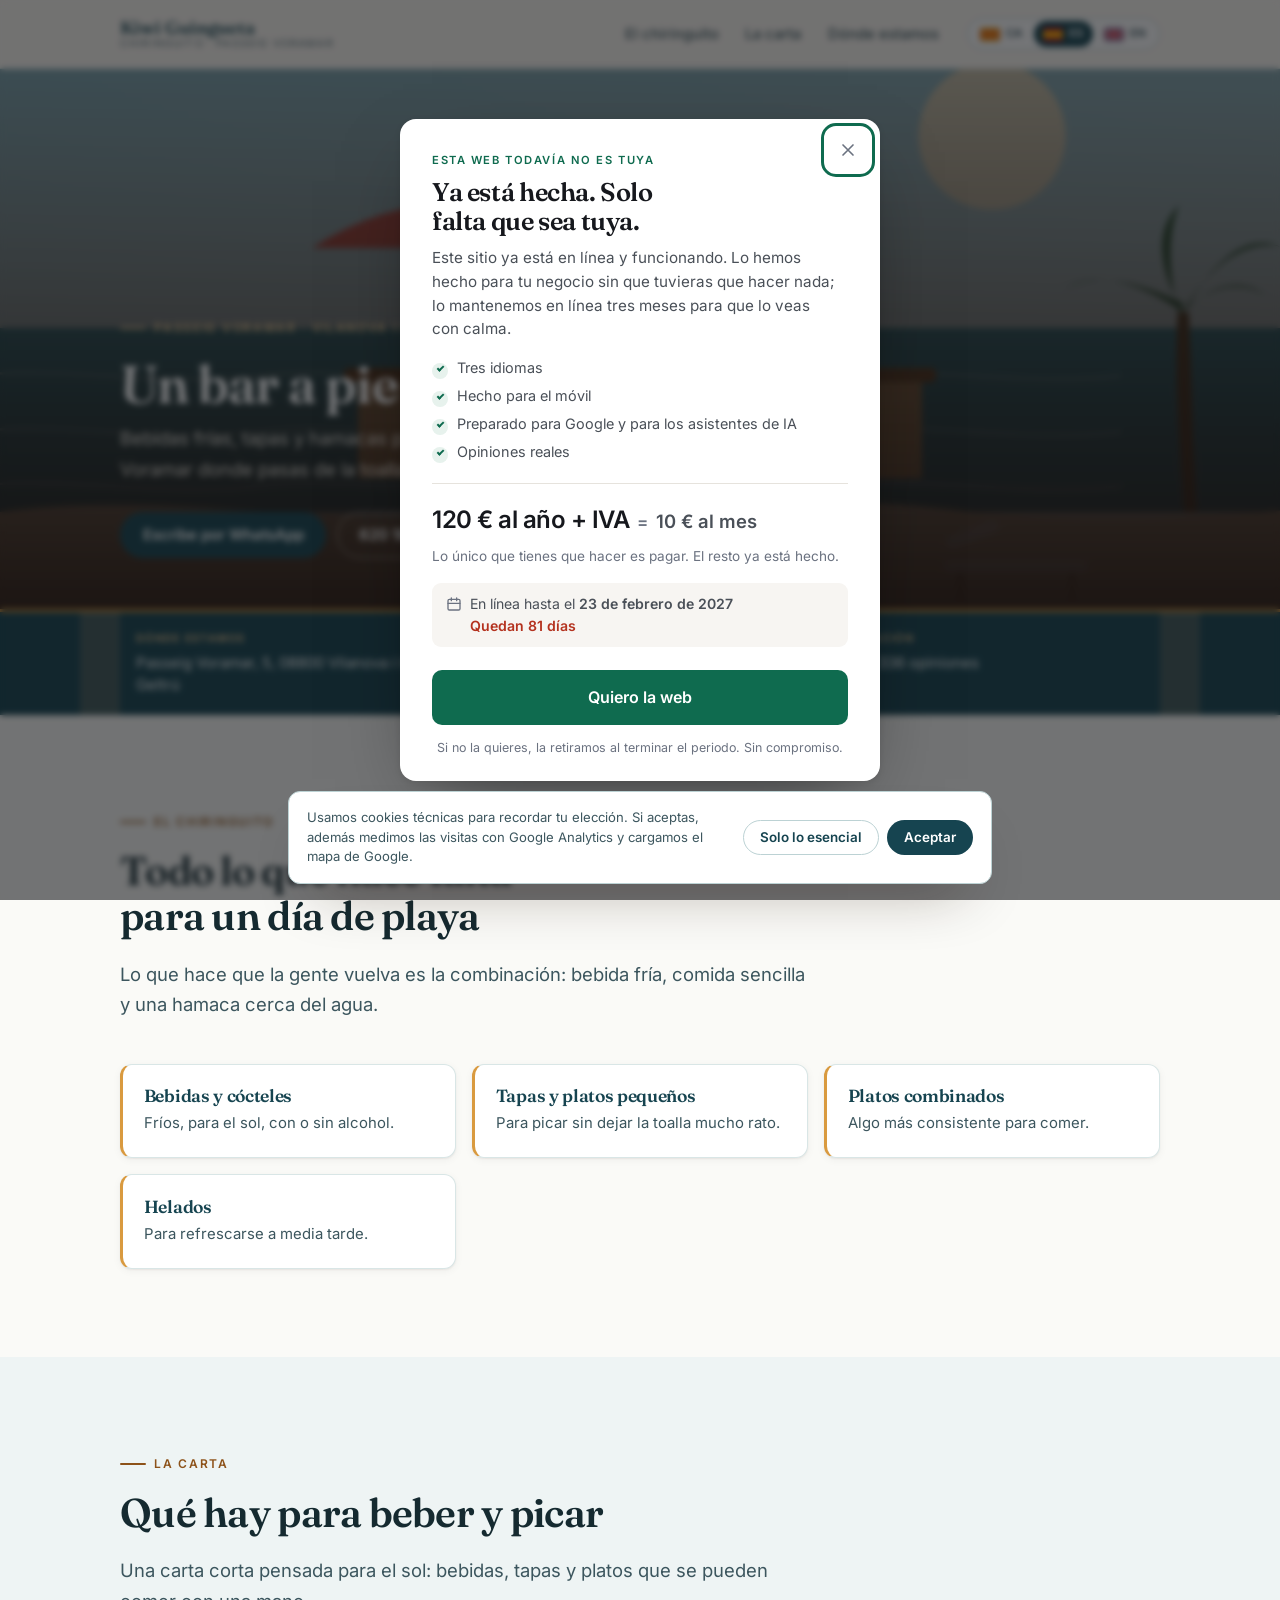
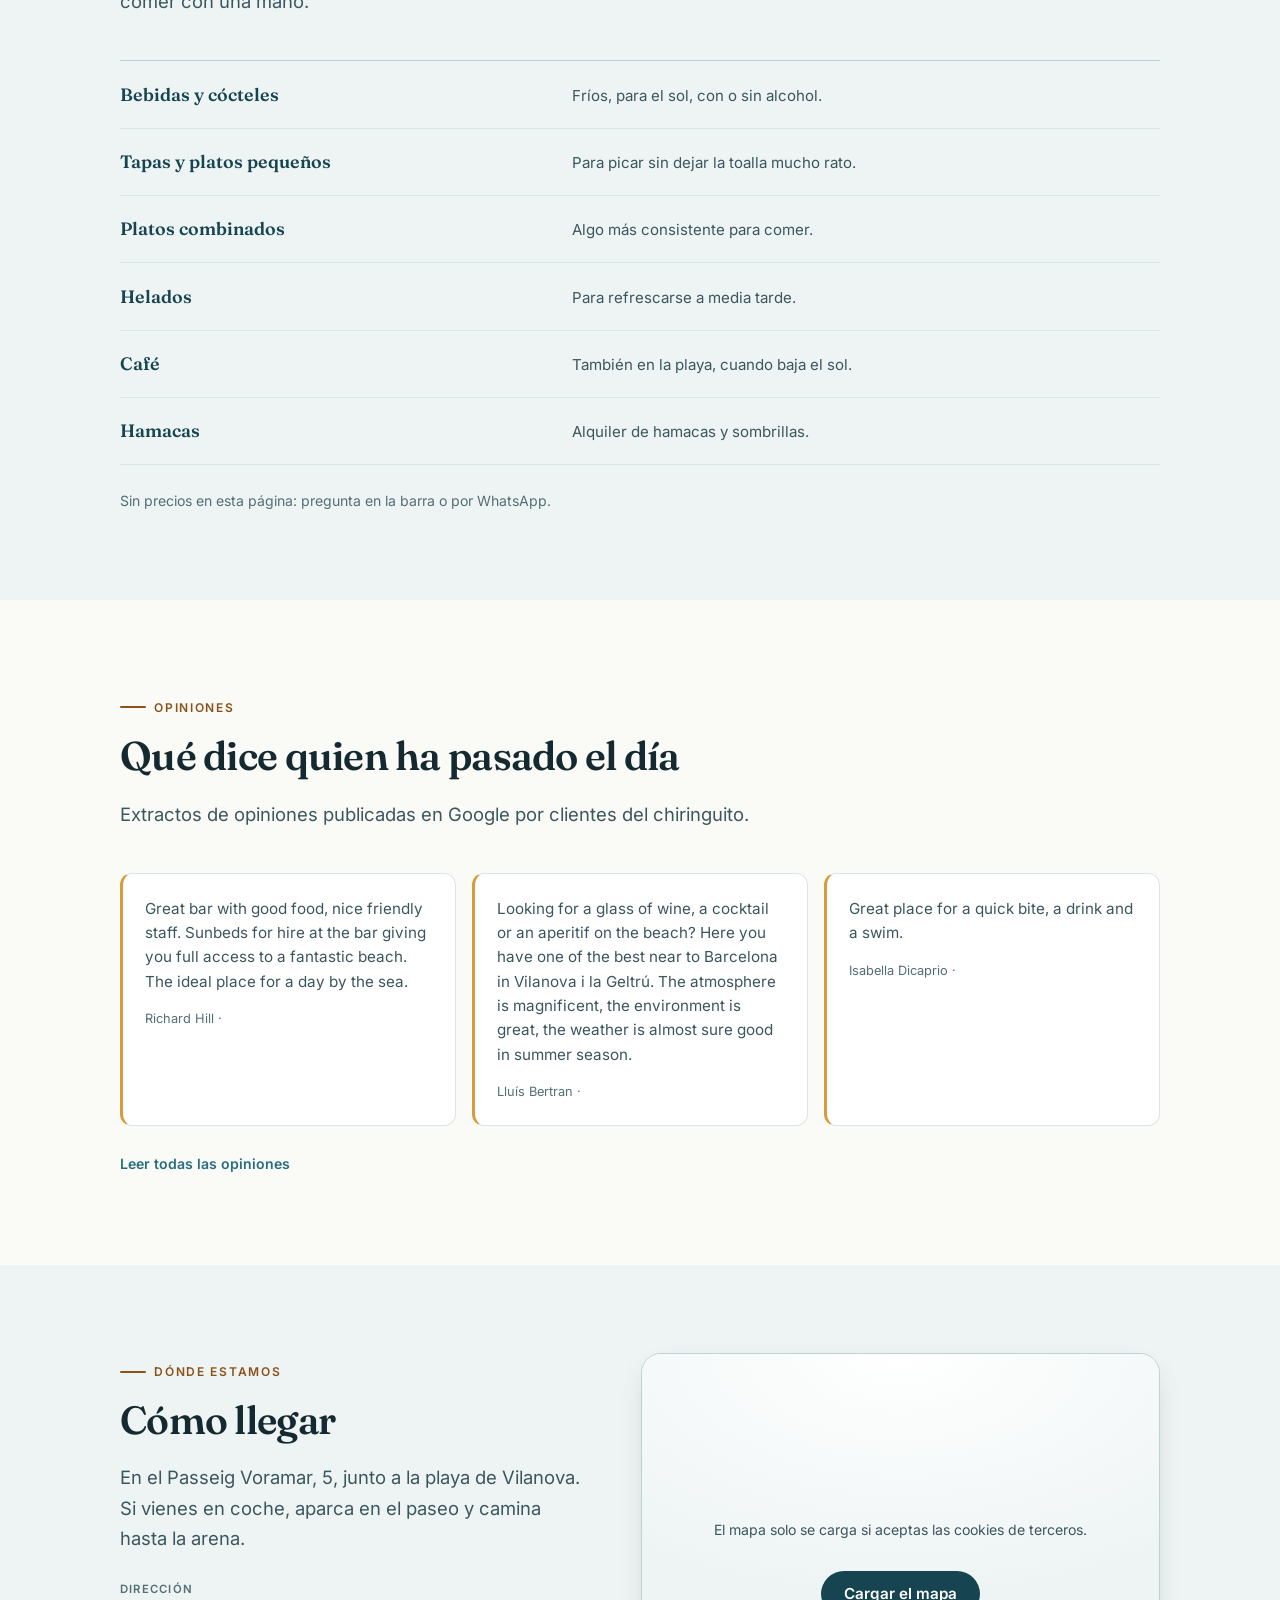
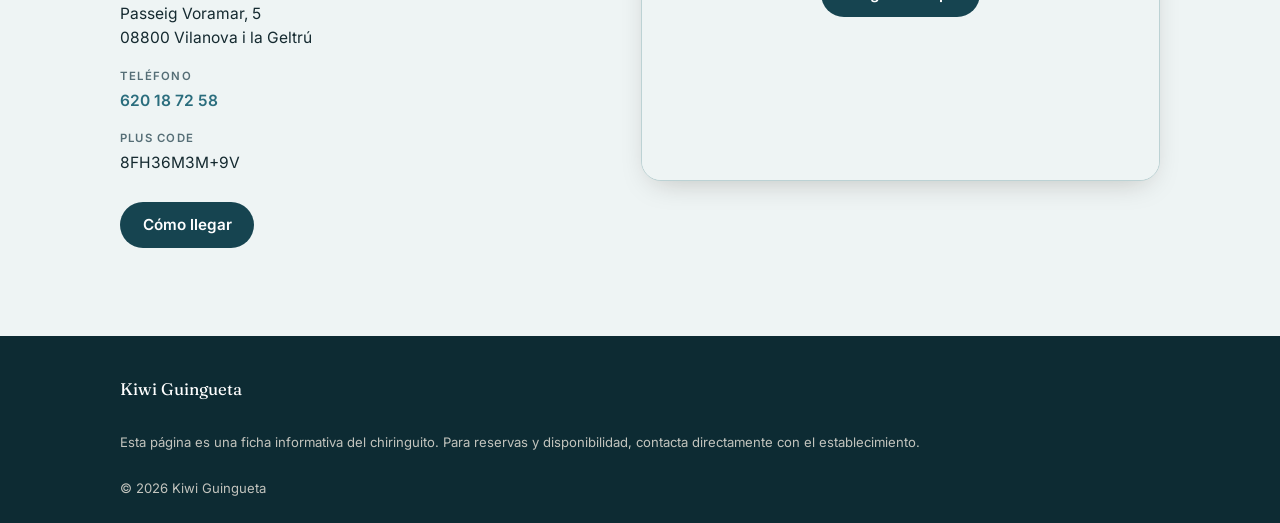
<file: es/index.html>
<!DOCTYPE html>
<html lang="es" dir="ltr">
<head>
<meta charset="utf-8">
<meta name="viewport" content="width=device-width, initial-scale=1">
<title>Kiwi Guingueta · Bar de playa en el Passeig Voramar</title>
<meta name="description" content="Bar y chiringuito en el Passeig Voramar, 5, Vilanova i la Geltrú, junto a la playa. Bebidas, tapas y hamacas para pasar el día en la arena. Teléfono: 620 18 72 58.">
<meta name="theme-color" content="#3b2416">
<meta name="robots" content="index, follow">
<link rel="canonical" href="https://kiwi-guingueta.vilanovailageltru.info/es/">
<meta property="og:type" content="website">
<meta property="og:site_name" content="Kiwi Guingueta">
<meta property="og:title" content="Kiwi Guingueta · Bar de playa en el Passeig Voramar">
<meta property="og:description" content="Bar y chiringuito en el Passeig Voramar, 5, Vilanova i la Geltrú, junto a la playa. Bebidas, tapas y hamacas para pasar el día en la arena. Teléfono: 620 18 72 58.">
<meta property="og:locale" content="es_ES">
<meta property="og:url" content="https://kiwi-guingueta.vilanovailageltru.info/es/">
<meta property="og:image" content="https://kiwi-guingueta.vilanovailageltru.info/assets/img/og-image.jpg">
<meta name="twitter:card" content="summary_large_image">

<link rel="alternate" hreflang="ca-ES" href="https://kiwi-guingueta.vilanovailageltru.info/">

<link rel="alternate" hreflang="es-ES" href="https://kiwi-guingueta.vilanovailageltru.info/es/">

<link rel="alternate" hreflang="en-GB" href="https://kiwi-guingueta.vilanovailageltru.info/en/">

<link rel="alternate" hreflang="x-default" href="https://kiwi-guingueta.vilanovailageltru.info/">

<link rel="icon" href="../assets/img/favicon.svg" type="image/svg+xml">
<link rel="manifest" href="../site.webmanifest">
<link rel="preload" href="../assets/fonts/fraunces-latin.woff2" as="font" type="font/woff2" crossorigin>
<link rel="preload" href="../assets/fonts/inter-latin.woff2" as="font" type="font/woff2" crossorigin>
<link rel="stylesheet" href="../assets/css/components.css">
<link rel="stylesheet" href="../assets/css/header-tools.css">
<link rel="stylesheet" href="../assets/css/styles.css">
<link rel="stylesheet" href="../assets/css/offer-panel.css">

<script>
  (function () {
    var ID='G-71LT2Q093H', KEY='cookie-consent-v1', accepted=false;
    try { accepted = localStorage.getItem(KEY) === 'accepted'; } catch (e) {}
    window.dataLayer = window.dataLayer || [];
    window.gtag = function(){ window.dataLayer.push(arguments); };
    gtag('js', new Date());
    gtag('consent','default',{ad_storage:'denied',ad_user_data:'denied',ad_personalization:'denied',analytics_storage:'denied'});
    function load(){ if(window.__gaLoaded) return; window.__gaLoaded=true;
      var s=document.createElement('script'); s.async=true;
      s.src='https://www.googletagmanager.com/gtag/js?id='+ID; document.head.appendChild(s); gtag('config', ID); }
    function grant(){ load(); gtag('consent','update',{ad_storage:'granted',ad_user_data:'granted',ad_personalization:'granted',analytics_storage:'granted'}); }
    window.__analyticsConsent=function(ok){ try{localStorage.setItem(KEY, ok?'accepted':'essential');}catch(e){}
      if(ok) grant(); };
    if (accepted) grant();
  })();
</script>
<script type="application/ld+json">{
  "@context": "https://schema.org",
  "@type": "BarOrPub",
  "@id": "https://kiwi-guingueta.vilanovailageltru.info/#business",
  "name": "Kiwi Guingueta",
  "url": "https://kiwi-guingueta.vilanovailageltru.info",
  "image": "https://kiwi-guingueta.vilanovailageltru.info/assets/img/og-image.jpg",
  "telephone": "+34 620 18 72 58",
  "address": {
    "@type": "PostalAddress",
    "streetAddress": "Passeig Voramar, 5",
    "postalCode": "08800",
    "addressLocality": "Vilanova i la Geltrú",
    "addressRegion": "Barcelona",
    "addressCountry": "ES"
  },
  "geo": {
    "@type": "GeoCoordinates",
    "latitude": 41.2033767,
    "longitude": 1.6846683
  },
  "hasMap": "https://maps.google.com/?cid=9357870784461133312",
  "inLanguage": "es",
  "acceptsReservations": "https://schema.org/True",
  "aggregateRating": {
    "@type": "AggregateRating",
    "ratingValue": 4.2,
    "reviewCount": 336,
    "bestRating": 5,
    "worstRating": 1
  }
}</script>
</head>
<body>
<a class="skip-link" href="#main">Ir al contenido principal</a>

<header class="header">
  <div class="wrap header__inner">
    <a class="brand" href="../">
      <span class="brand__name">Kiwi Guingueta</span>
      <span class="brand__sub">Chiringuito · Passeig Voramar</span>
    </a>
    <nav class="nav" id="site-nav" data-open="false" aria-label="Navegación principal">
      <a href="#tostados">El chiringuito</a>
      <a href="#carta">La carta</a>
      <a href="#visitanos">Dónde estamos</a>
    </nav>
    <div class="header__tools">
      <nav class="langs" aria-label="Cambiar de idioma">
        
        <a class="langs__link" href="../" hreflang="ca" lang="ca">
          <span class="langs__flag" aria-hidden="true"><svg viewBox="0 0 24 16"><rect width="24" height="16" fill="#fcdd09"/><g fill="#da121a"><rect y="1.7778" width="24" height="1.7778"/><rect y="5.3334" width="24" height="1.7778"/><rect y="8.889" width="24" height="1.7778"/><rect y="12.4446" width="24" height="1.7778"/></g></svg></span>
          <span class="langs__code">ca</span>
          <span class="sr-only">Català</span>
        </a>
        
        <a class="langs__link" href="../es/" hreflang="es" lang="es" aria-current="true">
          <span class="langs__flag" aria-hidden="true"><svg viewBox="0 0 24 16"><rect width="24" height="16" fill="#c60b1e"/><rect y="4" width="24" height="8" fill="#ffc400"/></svg></span>
          <span class="langs__code">es</span>
          <span class="sr-only">Español</span>
        </a>
        
        <a class="langs__link" href="../en/" hreflang="en" lang="en">
          <span class="langs__flag" aria-hidden="true"><svg viewBox="0 0 24 16"><rect width="24" height="16" fill="#00247d"/><path d="M0 0 24 16M24 0 0 16" stroke="#fff" stroke-width="3.2"/><path d="M0 0 24 16M24 0 0 16" stroke="#cf142b" stroke-width="1.6"/><path d="M12 0v16M0 8h24" stroke="#fff" stroke-width="5.2"/><path d="M12 0v16M0 8h24" stroke="#cf142b" stroke-width="3"/></svg></span>
          <span class="langs__code">en</span>
          <span class="sr-only">English</span>
        </a>
        
      </nav>
      <button class="nav-toggle" type="button" aria-expanded="false" aria-controls="site-nav" aria-label="Abrir menú de navegación">
        <svg viewBox="0 0 24 24" width="22" height="22" fill="none" stroke="currentColor" stroke-width="2" stroke-linecap="round" aria-hidden="true"><path d="M4 7h16M4 12h16M4 17h16"/></svg>
      </button>
    </div>
  </div>
</header>

<main id="main">
  <section class="hero" aria-labelledby="hero-title">
    <img class="hero__art" src="../assets/img/poster.svg" alt="" width="1600" height="900" fetchpriority="high" decoding="async" aria-hidden="true">
    <div class="wrap hero__body">
      <p class="eyebrow">Passeig Voramar · Vilanova i la Geltrú</p>
      <h1 id="hero-title">Un bar a pie de arena</h1>
      <p class="hero__lede">Bebidas frías, tapas y hamacas para alquilar. Un chiringuito en el Passeig Voramar donde pasas de la toalla a la mesa sin calzarte.</p>
      <div class="hero__actions">
        
        <a class="btn btn--primary" href="https://wa.me/34620187258" target="_blank" rel="noopener">Escribe por WhatsApp</a>
        
        <a class="btn btn--ghost" href="tel:+34 620 18 72 58">620 18 72 58</a>
      </div>
    </div>
  </section>

  <section class="strip" aria-label="Información práctica">
    <div class="wrap strip__grid">
      <div><span class="strip__k">Dónde estamos</span><span class="strip__v">Passeig Voramar, 5, 08800 Vilanova i la Geltrú</span></div>
      <div><span class="strip__k">Pedidos</span><span class="strip__v">En la barra o por WhatsApp</span></div>
      <div><span class="strip__k">Valoración</span><span class="strip__v">4.2/5 · 336 opiniones</span></div>
    </div>
  </section>

  <section class="section roast" id="tostados" aria-labelledby="roast-title">
    <div class="wrap">
      <div class="head reveal">
        <p class="eyebrow">El chiringuito</p>
        <h2 id="roast-title">Todo lo que hace falta para un día de playa</h2>
        <p class="lead">Lo que hace que la gente vuelva es la combinación: bebida fría, comida sencilla y una hamaca cerca del agua.</p>
      </div>
      <ul class="roastgrid">
        
        <li class="bean reveal"><h3>Bebidas y cócteles</h3><p>Fríos, para el sol, con o sin alcohol.</p></li>
        
        <li class="bean reveal"><h3>Tapas y platos pequeños</h3><p>Para picar sin dejar la toalla mucho rato.</p></li>
        
        <li class="bean reveal"><h3>Platos combinados</h3><p>Algo más consistente para comer.</p></li>
        
        <li class="bean reveal"><h3>Helados</h3><p>Para refrescarse a media tarde.</p></li>
        
      </ul>
    </div>
  </section>

  <section class="section section--tint carta" id="carta" aria-labelledby="carta-title">
    <div class="wrap">
      <div class="head reveal">
        <p class="eyebrow">La carta</p>
        <h2 id="carta-title">Qué hay para beber y picar</h2>
        <p class="lead">Una carta corta pensada para el sol: bebidas, tapas y platos que se pueden comer con una mano.</p>
      </div>
      <dl class="pricelist">
        
        <div class="pricelist__row reveal"><dt>Bebidas y cócteles</dt><dd>Fríos, para el sol, con o sin alcohol.</dd></div>
        
        <div class="pricelist__row reveal"><dt>Tapas y platos pequeños</dt><dd>Para picar sin dejar la toalla mucho rato.</dd></div>
        
        <div class="pricelist__row reveal"><dt>Platos combinados</dt><dd>Algo más consistente para comer.</dd></div>
        
        <div class="pricelist__row reveal"><dt>Helados</dt><dd>Para refrescarse a media tarde.</dd></div>
        
        <div class="pricelist__row reveal"><dt>Café</dt><dd>También en la playa, cuando baja el sol.</dd></div>
        
        <div class="pricelist__row reveal"><dt>Hamacas</dt><dd>Alquiler de hamacas y sombrillas.</dd></div>
        
      </dl>
      <p class="note">Sin precios en esta página: pregunta en la barra o por WhatsApp.</p>
    </div>
  </section>

  <section class="section guestvoices" id="reviews" aria-labelledby="reviews-title">
    <div class="wrap">
      <div class="head reveal">
        <p class="eyebrow">Opiniones</p>
        <h2 id="reviews-title">Qué dice quien ha pasado el día</h2>
        <p class="lead">Extractos de opiniones publicadas en Google por clientes del chiringuito.</p>
      </div>
      <div class="quotes">
        
        <figure class="quote reveal">
          <blockquote><p>Great bar with good food, nice friendly staff. Sunbeds for hire at the bar giving you full access to a fantastic beach. The ideal place for a day by the sea.</p></blockquote>
          <figcaption>Richard Hill · </figcaption>
        </figure>
        
        <figure class="quote reveal">
          <blockquote><p>Looking for a glass of wine, a cocktail or an aperitif on the beach? Here you have one of the best near to Barcelona in Vilanova i la Geltrú. The atmosphere is magnificent, the environment is great, the weather is almost sure good in summer season.</p></blockquote>
          <figcaption>Lluís Bertran · </figcaption>
        </figure>
        
        <figure class="quote reveal">
          <blockquote><p>Great place for a quick bite, a drink and a swim.</p></blockquote>
          <figcaption>Isabella Dicaprio · </figcaption>
        </figure>
        
      </div>
      <a class="morelink" href="https://www.google.com/maps/place//data=!4m4!3m3!1s0x12a38777b29d42bb:0x81ddd5e5f9cfd600!9m1!1b1" target="_blank" rel="noopener">Leer todas las opiniones</a>
    </div>
  </section>

  <section class="section section--tint location" id="visitanos" aria-labelledby="visit-title">
    <div class="wrap visit">
      <div class="reveal">
        <p class="eyebrow">Dónde estamos</p>
        <h2 id="visit-title">Cómo llegar</h2>
        <p class="lead">En el Passeig Voramar, 5, junto a la playa de Vilanova. Si vienes en coche, aparca en el paseo y camina hasta la arena.</p>
        <dl class="visitlist">
          <div><dt>Dirección</dt><dd>Passeig Voramar, 5<br>08800 Vilanova i la Geltrú</dd></div>
          <div><dt>Teléfono</dt><dd><a href="tel:+34 620 18 72 58">620 18 72 58</a></dd></div>
          <div><dt>Plus Code</dt><dd>8FH36M3M+9V</dd></div>
        </dl>
        <div class="visit__actions">
          <a class="btn btn--primary" href="https://www.google.com/maps/dir/?api=1&amp;destination=41.2033767,1.6846683" target="_blank" rel="noopener">Cómo llegar</a>
        </div>
      </div>
      <div class="mapshell" id="map-shell" data-map-loaded="false">
        <div class="mapgate"><p>El mapa solo se carga si aceptas las cookies de terceros.</p><button class="btn btn--primary" type="button" data-map-load>Cargar el mapa</button></div>
        <template id="map-template">
          <iframe title="Mapa con la ubicación de Kiwi Guingueta en Vilanova i la Geltrú" src="https://www.google.com/maps?q=41.2033767,1.6846683&amp;hl=es&amp;z=16&amp;output=embed" width="600" height="450" loading="lazy" referrerpolicy="no-referrer-when-downgrade" allowfullscreen></iframe>
        </template>
      </div>
    </div>
  </section>
</main>

<footer class="footer">
  <div class="wrap footer__inner">
    <p class="footer__name">Kiwi Guingueta</p>
    <p class="footer__meta">Esta página es una ficha informativa del chiringuito. Para reservas y disponibilidad, contacta directamente con el establecimiento.</p>
    <p class="footer__meta">© <span id="year">2026</span> Kiwi Guingueta</p>
  </div>
</footer>

<div class="cookies" id="cookiebar" role="region" aria-label="Más información" data-visible="false">
  <p>Usamos cookies técnicas para recordar tu elección. Si aceptas, además medimos las visitas con Google Analytics y cargamos el mapa de Google.</p>
  <div class="cookies__actions">
    <button class="btn btn--ghost btn--sm" type="button" data-cookie="essential">Solo lo esencial</button>
    <button class="btn btn--primary btn--sm" type="button" data-cookie="accept">Aceptar</button>
  </div>
</div>

<script src="../assets/js/components.js" defer></script>
<script src="../assets/js/main.js" defer></script>

<script type="application/json" id="sm-offer-config">{"offerEnds":"2027-02-23","offerEndsLabel":"23 de febrero de 2027","buyUrl":"","offerEmail":"","phoneE164":"+34 620 18 72 58","copy":{"kicker":"Esta web todavía no es tuya","title":"Ya está hecha. Solo falta que sea tuya.","lead":"Este sitio ya está en línea y funcionando. Lo hemos hecho para tu negocio sin que tuvieras que hacer nada; lo mantenemos en línea tres meses para que lo veas con calma.","features":["Tres idiomas","Hecho para el móvil","Preparado para Google y para los asistentes de IA","Opiniones reales"],"priceYear":"120 € al año + IVA","priceMonth":"10 € al mes","priceNote":"Lo único que tienes que hacer es pagar. El resto ya está hecho.","until":"En línea hasta el","days":"Quedan {n} días","cta":"Quiero la web","buy":"Quiero la web","buyPhone":"Llama y quédate con ella","contact":"Habla con nosotros","call":"Llámanos","close":"Cerrar","pill":"Esta web todavía no es tuya","foot":"Si no la quieres, la retiramos al terminar el periodo. Sin compromiso."}}</script>
<script src="../assets/js/offer-panel.js" defer></script>

<script src="../assets/js/header-tools.js" defer></script>
</body>
</html>
</file>
<file: assets/css/components.css>
/* ==========================================================================
   Shared UI components — the canonical source for every generated site.
   Repo: yourdataweb/site-components
   Vendored into each site at assets/css/components.css and pinned by
   src/components.lock (sha256). Do not edit the copy inside a site: change
   this file, bump VERSION, and re-run scripts/sync-shared.mjs everywhere.

   Each site sets only the custom properties; the rules stay identical, so a
   fix here reaches every site instead of drifting into eight variants.
   ========================================================================== */

/* ---------- visually hidden, but readable by assistive tech ---------- */
.sr-only {
  position: absolute;
  width: 1px;
  height: 1px;
  padding: 0;
  margin: -1px;
  overflow: hidden;
  clip: rect(0 0 0 0);
  white-space: nowrap;
  border: 0;
}

/* ---------- skip link ---------- */
.skip-link {
  position: absolute;
  left: -9999px;
  top: 0;
  z-index: 100;
  padding: .75rem 1.25rem;
  border-radius: 0 0 6px 0;
  background: var(--shared-ink, #10222a);
  color: #fff;
  text-decoration: none;
}
.skip-link:focus { left: 0; }

/* ---------- language switch ----------
   Site overrides, set in its own :root:
     --langs-bg --langs-border --langs-ink --langs-active-bg --langs-active-ink
   Geometry is fixed on purpose: a flags-only variant made the pill narrower
   than the flag plus its padding, so the active background bled past the flag,
   and a per-site height meant the bar never aligned with the button beside it.
   -------------------------------------------------------------------------- */
.langs {
  display: inline-flex;
  align-items: center;
  gap: 2px;
  height: 32px;
  padding: 0 3px;
  border: 1px solid var(--langs-border, #d8dee2);
  border-radius: 999px;
  background: var(--langs-bg, #fff);
  box-sizing: border-box;
}
.langs__link {
  display: inline-flex;
  align-items: center;
  justify-content: center;
  gap: 6px;
  height: 26px;
  padding: 0 9px;
  border-radius: 999px;
  text-decoration: none;
  line-height: 1;
  color: var(--langs-ink, #40565f);
  transition: background-color .15s ease, color .15s ease;
}
.langs__link:hover { background: rgba(0, 0, 0, .06); }
.langs__link[aria-current="true"] {
  background: var(--langs-active-bg, #0e2f3d);
  color: var(--langs-active-ink, #fff);
}
.langs__link[aria-current="true"]:hover { background: var(--langs-active-bg, #0e2f3d); }

/* The flag markup is a bare <svg> with only a viewBox, so it sizes itself and
   would overflow the pill; the box is a hard size that clips it. */
.langs__flag {
  display: block;
  flex: none;
  width: 20px;
  height: 13px;
  border-radius: 2px;
  overflow: hidden;
  box-shadow: 0 0 0 1px rgba(0, 0, 0, .12);
}
.langs__flag svg {
  display: block;
  width: 20px;
  height: 13px;
}
.langs__code {
  font-size: .72rem;
  font-weight: 600;
  letter-spacing: .05em;
  text-transform: uppercase;
}

@media (max-width: 420px) {
  .langs { height: 30px; }
  .langs__link { height: 24px; padding: 0 7px; gap: 5px; }
  .langs__code { font-size: .68rem; }
}

/* ---------- reveal on scroll ----------
   Only hidden when the script has marked the document: with JS blocked the
   content stays visible instead of every block sitting at opacity 0. */
html.js .reveal {
  opacity: 0;
  transform: translateY(16px);
  transition: opacity .55s ease, transform .55s cubic-bezier(.22, 1, .36, 1);
}
html.js .reveal.is-visible { opacity: 1; transform: none; }
@media (prefers-reduced-motion: reduce) {
  html.js .reveal { opacity: 1; transform: none; transition: none; }
}

/* ---------- invariants ----------
   Restated last so a site's own stylesheet cannot quietly change them. The
   earlier language-switch bugs came from per-site geometry, not from colour. */
.langs {
  height: 32px;
  padding: 0 3px;
  gap: 2px;
  border-radius: 999px;
  border: 1px solid var(--langs-border, #d8dee2);
  background: var(--langs-bg, #fff);
  box-sizing: border-box;
}
.langs__link { height: 26px; padding: 0 9px; gap: 6px; border-radius: 999px; }
.langs__flag { width: 20px; height: 13px; overflow: hidden; flex: none; }
.langs__flag svg { width: 20px; height: 13px; display: block; }

@media (max-width: 420px) {
  .langs { height: 30px; }
  .langs__link { height: 24px; padding: 0 7px; gap: 5px; }
}
</file>
<file: assets/css/header-tools.css>
/* ==========================================================================
   Shared header toolbar — one row at every width.
   Repo: yourdataweb/site-components
   Vendored into each site at assets/css/header-tools.css and pinned by
   src/components.lock.

   Anatomy this operates on (built by header-tools.js):
     <header ...>
       <div class="wrap">                     existing inner wrapper
         <a class="brand">[mark]<span class="sm-name">Business</span></a>
         <nav id="site-nav">…</nav>           drawer on mobile
         <button class="nav-toggle">…</button>
         <div class="sm-tools">               created by the script
           <nav class="langs">…</nav>
           <button class="nav-toggle">…</button>
         </div>
       </div>
     </header>

   Goal: name, menu button and language switch share one row, vertically centred,
   with real gutters. The name is the only flexible item, so a long business name
   truncates instead of pushing the tools onto a second row.
   ========================================================================== */

/* A header inner that wraps is the original defect: the address line and the
   switch fell onto a second row and the bar grew to twice its height. Once the
   toolbar is in place there is one row by construction, so wrapping is off. */
.has-tools [data-tools] > .wrap,
.has-tools [data-tools] > .shell,
.has-tools [data-tools] > .container,
.has-tools [data-tools][class*="inner"] {
  flex-wrap: nowrap;
}

/* The tools container is the anchor: it sits at the right edge of the bar. */
.sm-tools {
  display: flex;
  align-items: center;
  gap: .5rem;
  /* Never grows; may shrink only as a last resort. The identity owns the flexible
     slot, so the row cannot become wider than the viewport. */
  flex: none;
  max-width: 100%;
  margin-left: auto;
}

/* Anything still marked as "belongs on the bar" is aligned to the same centre line,
   so a switch left outside .sm-tools cannot drift a few pixels off the button. */
.has-tools .langs,
.has-tools .nav-toggle,
.has-tools .navbtn {
  align-self: center;
}

/* The name is the only item allowed to shrink. min-width:0 is what actually lets
   flex truncate instead of overflowing; without it the text refuses to compress
   and shoves the tools off the row. */
.sm-parent-safe {
  min-width: 0;
}

.has-tools .sm-name {
  display: block;
  min-width: 0;
  overflow: hidden;
  text-overflow: ellipsis;
  white-space: nowrap;
}

/* The identity link wraps the mark and the name; it must be able to shrink while
   the mark itself never does. Sites that put `margin-right: auto` on the brand to
   push the switch away are neutralised: the toolbar owns that spacing now, and the
   leftover margin was what made one header 98px tall. */
.has-tools .sm-name {
  /* A long single word ("BRASPAÑA") contributes its full width as min-content and
     forces the row wider. Capping it is what lets the toolbar keep its place. */
  max-width: 100%;
}

.has-tools .brand,
.has-tools .identity,
.has-tools .marchio,
.has-tools .logo,
.has-tools .mark,
.has-tools .sign {
  margin-right: 0;
}
.has-tools .sm-name {
  /* A long single word ("BRASPAÑA") contributes its full width as min-content and
     forces the row wider. Capping it is what lets the toolbar keep its place. */
  max-width: 100%;
}

.has-tools .brand,
.has-tools .identity,
.has-tools .marchio,
.has-tools .logo,
.has-tools .sign {
  flex: 1 1 auto;
  min-width: 0;
}

.has-tools .sm-mark,
.has-tools .brand__mark,
.has-tools .identity__mark,
.has-tools .marchio__mark,
.has-tools .logo__mark,
.has-tools .mark__mark,
.has-tools .sign__mark,
.has-tools .brand-mark {
  flex: none;
}

/* ---------------------------------------------------------------- mobile
   Below the drawer breakpoint the bar carries three things in ~330 px of space:
   prune the name to one line at a smaller size, keep the mark visible, and keep
   the switch on 30 px so it lines up with a 38 px button without dominating. */
@media (max-width: 860px) {
  /* The address strip repeats the footer and the contact block; on a phone it is
     what pushes the bar down and leaves the tools on a second line. */
  .sm-strip-note {
    display: none;
  }

  /* A phone link in the bar is redundant next to a call button in the hero and in
     the contact block, and it is the widest thing in the toolbar. Drop it before
     it costs the business its name. */
  .sm-tools .head-phone,
  .sm-tools .topbar__tel,
  .sm-tools .header-phone {
    display: none;
  }

  .has-tools .brand__sub,
  .has-tools .identity__sub,
  .has-tools .marchio__sub,
  .has-tools .logo__sub,
  .has-tools .mark__sub,
  .has-tools .sign__sub,
  .has-tools .brand-sub {
    display: none;
  }

  .has-tools .sm-name {
    font-size: 1rem;
    line-height: 1.2;
  }

  .sm-tools {
    gap: .4rem;
  }
}

/* Very narrow: the mark plus a 6-character name plus two controls is the floor.
   Tighten gutters rather than dropping the language switch — a visitor with a
   phone is exactly who needs it. */
@media (max-width: 380px) {
  .sm-tools {
    gap: .3rem;
  }
  .has-tools .sm-name {
    font-size: .92rem;
  }
}
</file>
<file: assets/css/styles.css>
/* ============================================================
   Braspaña Sabores — Brazilian street-food café
   Warm coffee-and-caramel palette; a photo-led hero, a bean
   grid for what the kitchen makes, a price-free list for the
   menu. No restaurant components.
   ============================================================ */

@font-face { font-family:"Fraunces"; font-style:normal; font-weight:400 700; font-display:swap;
  src:url("../fonts/fraunces-latin.woff2") format("woff2");
  unicode-range:U+0000-00FF,U+0131,U+0152-0153,U+02BB-02BC,U+02C6,U+02DA,U+02DC,U+2000-206F,U+2074,U+20AC,U+2122,U+2191,U+2193,U+2212,U+2215,U+FEFF,U+FFFD; }
@font-face { font-family:"Inter"; font-style:normal; font-weight:400 600; font-display:swap;
  src:url("../fonts/inter-latin.woff2") format("woff2");
  unicode-range:U+0000-00FF,U+0131,U+0152-0153,U+02BB-02BC,U+02C6,U+02DA,U+02DC,U+2000-206F,U+2074,U+20AC,U+2122,U+2191,U+2193,U+2212,U+2215,U+FEFF,U+FFFD; }

:root {
  --coffee-950: #0d2b33;
  --coffee-900: #164450;
  --coffee-800: #1d5665;
  --coffee-700: #2a6d7d;
  --caramel-600: #8d5219;
  --caramel-500: #d99a3f;
  --caramel-300: #e8c48f;
  --caramel-100: #fbf0dc;

  --paper-50: #fafaf7;
  --paper-100: #eef4f4;
  --paper-200: #d9e6e6;
  --paper-300: #bcd2d4;

  --ink: #152a30;
  --ink-soft: #3c565e;
  --ink-mute: #556e76;

  --radius-sm: 6px;
  --radius: 12px;
  --radius-lg: 20px;
  --shadow-sm: 0 1px 2px rgba(36,18,9,.06), 0 2px 8px rgba(36,18,9,.05);
  --shadow: 0 10px 30px -12px rgba(36,18,9,.26);
  --shadow-lg: 0 30px 60px -30px rgba(36,18,9,.45);

  /* Layout tokens — never replace this block when retheming. */
  --wrap: 1120px;
  --pad: clamp(1.125rem, 4vw, 2.5rem);
  --section-y: clamp(3.25rem, 7vw, 5.5rem);

  --font-display: "Fraunces", Georgia, "Times New Roman", serif;
  --font-sans: "Inter", -apple-system, BlinkMacSystemFont, "Segoe UI", Roboto, Helvetica, Arial, sans-serif;

  /* Shared component tokens */
  --langs-bg: #ffffff;
  --langs-border: #bcd2d4;
  --langs-ink: #3c565e;
  --langs-active-bg: #164450;
  --langs-active-ink: #ffffff;
  --shared-ink: #0d2b33;

  color-scheme: light;
}

*,*::before,*::after { box-sizing:border-box; }
html { -webkit-text-size-adjust:100%; scroll-behavior:smooth; scroll-padding-top:5rem; }
body {
  margin:0; background:var(--paper-50); color:var(--ink);
  font-family:var(--font-sans); font-size:1.0625rem; line-height:1.65;
  -webkit-font-smoothing:antialiased; overflow-x:hidden;
}
img,svg,iframe { max-width:100%; }
img { height:auto; display:block; }
h1,h2,h3 { font-family:var(--font-display); font-weight:600; line-height:1.14; letter-spacing:-.018em; margin:0 0 .5em; text-wrap:balance; }
p { margin:0 0 1em; text-wrap:pretty; }
p:last-child { margin-bottom:0; }
a { color:var(--coffee-700); }
a:hover { color:var(--caramel-600); }
ul,ol,dl { margin:0; padding:0; list-style:none; }
:where(a,button):focus-visible { outline:3px solid var(--caramel-600); outline-offset:3px; border-radius:4px; }
::selection { background:var(--caramel-300); color:var(--coffee-950); }

.wrap { width:100%; max-width:var(--wrap); margin-inline:auto; padding-inline:var(--pad); }
.section { padding-block:var(--section-y); }
.section--tint { background:var(--paper-100); }

.eyebrow { display:inline-flex; align-items:center; gap:.55rem; font-size:.75rem; font-weight:600;
  letter-spacing:.14em; text-transform:uppercase; color:var(--caramel-600); margin:0 0 1rem; }
.eyebrow::before { content:""; width:1.6rem; height:2px; background:currentColor; border-radius:2px; }
.lead { font-size:clamp(1.02rem,.97rem + .3vw,1.15rem); color:var(--ink-soft); max-width:58ch; }
.head { max-width:44rem; margin-bottom:clamp(1.75rem,4vw,2.75rem); }
.head h2 { font-size:clamp(1.7rem,1.15rem + 2.1vw,2.5rem); }

/* ---------- header ---------- */
.header { position:sticky; top:0; z-index:50; background:rgba(251,247,241,.95);
  backdrop-filter:blur(12px); border-bottom:1px solid var(--paper-200); }
.header__inner { display:flex; align-items:center; gap:1rem; min-height:4.25rem; flex-wrap:wrap; }
.brand { display:flex; flex-direction:column; line-height:1.14; text-decoration:none; color:var(--coffee-900); margin-right:auto; }
.brand:hover { color:var(--coffee-900); }
.brand__name { font-family:var(--font-display); font-size:1.12rem; font-weight:600; }
.brand__sub { font-size:.66rem; letter-spacing:.11em; text-transform:uppercase; color:var(--ink-mute); }
.nav { display:flex; gap:.15rem; }
.nav a { display:block; padding:.5rem .75rem; border-radius:999px; text-decoration:none;
  color:var(--ink-soft); font-size:.92rem; font-weight:500; white-space:nowrap; }
.nav a:hover { background:var(--paper-100); color:var(--coffee-900); }
.header__tools { display:flex; align-items:center; gap:.6rem; flex-wrap:wrap; justify-content:flex-end; }
.nav-toggle { display:none; align-items:center; justify-content:center; width:2.6rem; height:2.6rem;
  border:1px solid var(--paper-300); border-radius:var(--radius-sm); background:transparent;
  color:var(--coffee-900); cursor:pointer; }
.nav-toggle:hover { background:var(--paper-100); }

/* ---------- buttons ---------- */
.btn { display:inline-flex; align-items:center; justify-content:center; gap:.5rem;
  padding:.8rem 1.35rem; border-radius:999px; border:1.5px solid transparent;
  font-family:var(--font-sans); font-size:.95rem; font-weight:600; line-height:1.2;
  text-decoration:none; cursor:pointer;
  transition:background-color .18s ease,color .18s ease,border-color .18s ease,transform .18s ease; }
.btn:hover { transform:translateY(-1px); }
.btn--primary { background:var(--coffee-900); color:#fff; }
.btn--primary:hover { background:var(--coffee-800); color:#fff; }
.btn--ghost { background:transparent; border-color:var(--paper-300); color:var(--coffee-900); }
.btn--ghost:hover { background:#fff; border-color:var(--caramel-300); color:var(--coffee-900); }
.btn--sm { padding:.5rem 1rem; font-size:.84rem; }

/* ---------- hero ---------- */
.hero { position:relative; background:var(--coffee-950); color:var(--paper-50); overflow:hidden; isolation:isolate; min-height:clamp(22rem,60vh,34rem); display:flex; align-items:flex-end; }
.hero::after { content:""; position:absolute; inset:0; z-index:0;
  background:linear-gradient(to top, rgba(36,18,9,.94) 0%, rgba(36,18,9,.62) 46%, rgba(36,18,9,.25) 100%); }
.hero__media { margin:0; position:relative; }
.hero__art { position:absolute; inset:0; width:100%; height:100%; object-fit:cover; object-position:center 45%; z-index:0; }
.hero__media figcaption { position:absolute; inset:auto 0 0 0; padding:.4rem .8rem; font-size:.66rem;
  text-align:right; color:rgba(251,247,241,.9);
  background:linear-gradient(to top,rgba(36,18,9,.9),rgba(36,18,9,0)); }
.hero__media figcaption a { color:inherit; text-decoration:underline; }
.hero__body { position:relative; z-index:1; padding-block:clamp(2rem,4vw,3.25rem); }
.hero__body .eyebrow { color:var(--caramel-300); }
.hero h1 { font-size:clamp(1.9rem,1.2rem + 3.1vw,3.3rem); color:#fff; max-width:24ch; margin-bottom:.55rem; }
.hero__lede { font-size:clamp(1rem,.96rem + .35vw,1.15rem); color:rgba(246,239,229,.9); max-width:56ch; margin-bottom:1.75rem; }
.hero__actions { display:flex; flex-wrap:wrap; gap:.65rem; }
.hero .btn--ghost { border-color:rgba(246,239,229,.5); color:#fff; }
.hero .btn--ghost:hover { background:rgba(246,239,229,.14); color:#fff; border-color:rgba(246,239,229,.8); }

/* ---------- strip ---------- */
.strip { background:var(--coffee-900); color:var(--paper-50); border-top:3px solid var(--caramel-500); }
.strip__grid { display:grid; grid-template-columns:repeat(3,minmax(0,1fr)); gap:1px; background:rgba(217,169,122,.22); }
.strip__grid > div { background:var(--coffee-900); padding:1.1rem 1rem 1.2rem; }
.strip__k { display:block; font-size:.67rem; font-weight:600; letter-spacing:.12em; text-transform:uppercase;
  color:var(--caramel-300); margin-bottom:.3rem; }
.strip__v { display:block; font-size:.94rem; line-height:1.45; color:#fff; }

/* ---------- what we make ---------- */
.roastgrid { display:grid; grid-template-columns:repeat(auto-fit,minmax(min(100%,16rem),1fr)); gap:1rem; }
.bean { background:#fff; border:1px solid var(--paper-200); border-left:3px solid var(--caramel-500);
  border-radius:var(--radius); padding:1.35rem 1.3rem; box-shadow:var(--shadow-sm); }
.bean h3 { font-size:1.1rem; color:var(--coffee-900); margin-bottom:.35rem; }
.bean p { margin:0; font-size:.93rem; color:var(--ink-soft); line-height:1.6; }

/* ---------- menu list ---------- */
.pricelist { margin:0; border-top:1px solid var(--paper-300); }
.pricelist__row { display:grid; grid-template-columns:minmax(0,5fr) minmax(0,7fr); gap:.75rem 2rem;
  align-items:baseline; padding:1.15rem 0; border-bottom:1px solid var(--paper-200); }
.pricelist dt { font-family:var(--font-display); font-size:1.12rem; font-weight:600; color:var(--coffee-900); }
.pricelist dd { margin:0; font-size:.94rem; line-height:1.55; color:var(--ink-soft); }
.note { margin-top:1.5rem; font-size:.88rem; color:var(--ink-mute); max-width:58ch; }

/* ---------- quotes ---------- */
.quotes { display:grid; grid-template-columns:repeat(auto-fit,minmax(min(100%,17rem),1fr)); gap:1rem; }
.quote { margin:0; background:#fff; border:1px solid var(--paper-200); border-left:3px solid var(--caramel-500);
  border-radius:var(--radius); padding:1.4rem 1.35rem; }
.quote blockquote { margin:0 0 .9rem; }
.quote blockquote p { font-size:.95rem; line-height:1.6; color:var(--ink-soft); }
.quote figcaption { font-size:.8rem; color:var(--ink-mute); }
.morelink { display:inline-flex; align-items:center; gap:.4rem; margin-top:1.65rem;
  font-weight:600; font-size:.88rem; color:var(--coffee-700); text-decoration:none; }
.morelink:hover { text-decoration:underline; }

/* ---------- visit ---------- */
.visit { display:grid; grid-template-columns:minmax(0,.95fr) minmax(0,1.05fr); gap:clamp(1.75rem,4vw,3.25rem); align-items:start; }
.visit h2 { font-size:clamp(1.7rem,1.15rem + 2.1vw,2.45rem); }
.visitlist { display:grid; gap:1.05rem; margin:1.65rem 0; }
.visitlist dt { font-size:.71rem; font-weight:600; letter-spacing:.11em; text-transform:uppercase;
  color:var(--ink-mute); margin-bottom:.2rem; }
.visitlist dd { margin:0; font-size:.97rem; line-height:1.55; color:var(--ink); }
.visitlist dd a { color:var(--coffee-700); font-weight:600; text-decoration:none; }
.visitlist dd a:hover { text-decoration:underline; }
.visit__actions { display:flex; flex-wrap:wrap; gap:.6rem; }

.mapshell { position:relative; min-height:22rem; aspect-ratio:4/3.3; border-radius:var(--radius-lg);
  overflow:hidden; border:1px solid var(--paper-300); box-shadow:var(--shadow); background:var(--paper-100); }
.mapshell iframe { display:block; width:100%; height:100%; border:0; }
.mapgate { position:absolute; inset:0; display:grid; place-content:center; justify-items:center; gap:1rem;
  text-align:center; padding:2rem 1.5rem;
  background:radial-gradient(120% 80% at 50% 0%, #fff, var(--paper-100) 70%); }
.mapgate p { font-size:.88rem; color:var(--ink-soft); max-width:24rem; }
[data-map-loaded="true"] .mapgate { display:none; }

/* ---------- footer ---------- */
.footer { background:var(--coffee-950); color:rgba(246,239,229,.78); padding-block:2.5rem 1.5rem; font-size:.88rem; }
.footer__inner { display:grid; gap:.75rem; }
.footer__name { font-family:var(--font-display); font-size:1.05rem; color:#fff; }
.footer__meta { font-size:.82rem; line-height:1.6; }

/* ---------- cookie bar ---------- */
.cookies { position:fixed; left:50%; bottom:1rem; z-index:90; transform:translate(-50%,160%);
  width:min(calc(100% - 1.5rem),44rem); display:flex; flex-wrap:wrap; align-items:center; gap:.75rem 1rem;
  background:#fff; border:1px solid var(--paper-300); border-radius:var(--radius);
  box-shadow:var(--shadow-lg); padding:1rem 1.1rem; opacity:0; pointer-events:none;
  transition:transform .32s cubic-bezier(.22,1,.36,1),opacity .28s ease; }
.cookies[data-visible="true"] { transform:translate(-50%,0); opacity:1; pointer-events:auto; }
.cookies p { flex:1 1 16rem; margin:0; font-size:.82rem; line-height:1.5; color:var(--ink-soft); }
.cookies__actions { display:flex; gap:.5rem; flex:none; }

/* ---------- responsive ---------- */
@media (max-width:1024px) {
  .visit { grid-template-columns:1fr; }
  .strip__grid { grid-template-columns:1fr 1fr; }
  .pricelist__row { grid-template-columns:1fr; gap:.3rem; }
}
@media (max-width:860px) {
  .nav { position:fixed; inset:4.25rem 0 auto; display:none; background:var(--paper-50);
    border-bottom:1px solid var(--paper-200); box-shadow:var(--shadow); padding:.5rem var(--pad) 1rem; }
  .nav[data-open="true"] { display:grid; gap:.1rem; }
  .nav a { padding:.9rem .4rem; border-bottom:1px solid var(--paper-200); border-radius:0; font-size:1rem; }
  .nav-toggle { display:inline-flex; }
  .brand__sub { display:none; }
}
@media (max-width:640px) {
  body { font-size:1rem; }
  .strip__grid { grid-template-columns:1fr; }
  .hero__media img { height:clamp(11rem,30vh,17rem); }
  .hero__actions { flex-direction:column; align-items:stretch; }
  .hero__actions .btn { width:100%; }
  .mapshell { min-height:17rem; aspect-ratio:1/1; }
  .visit__actions { flex-direction:column; }
  .visit__actions .btn { width:100%; }
  .cookies__actions { width:100%; }
  .cookies__actions .btn { flex:1; }
}
@media print {
  .header, .nav, .cookies, .hero__actions { display:none !important; }
}
</file>
<file: assets/css/offer-panel.css>
/* ==========================================================================
   Offer panel — the conversion surface for a site that is live but unbought.
   Repo: yourdataweb/site-components
   Vendored into each site at assets/css/offer-panel.css and pinned by
   src/components.lock.

   Colour strategy, and why:
   - The site's own accent stays on the site. The panel uses a single high-contrast
     action colour for the primary CTA and nothing else, so the eye has exactly one
     place to go. Two competing accents is the most common reason a dialog gets read
     and not acted on.
   - The primary CTA is the only element on the panel with a filled background. The
     secondary is a quiet outline: it must be findable, not tempting.
   - Urgency is carried by a warm red *only* on the deadline line, never on the CTA.
     A red button reads as error; a red date reads as a deadline.

   The panel is an overlay, never the page: it can be closed and the site content is
   untouched underneath.
   ========================================================================== */

html.sm-offer-open,
html.sm-offer-open body {
  overflow: hidden;
}

/* The cookie notice is a legal surface and must stay reachable while the panel is
   open: a visitor cannot be asked to accept or decline tracking behind a modal. It
   is raised above the backdrop and the panel never covers its bottom edge. */
html.sm-offer-open #cookiebar,
html.sm-offer-open .cookiebar,
html.sm-offer-open #cookie-banner {
  z-index: 300;
}

.sm-offer {
  --offer-ink: #16181d;
  --offer-ink-soft: #4a5058;
  --offer-muted: #6b7280;
  --offer-paper: #ffffff;
  --offer-line: #e6e3dd;
  --offer-action: #0f6b4f;      /* one action colour, WCAG AA on white at 5.9:1 */
  --offer-action-hover: #0b5440;
  --offer-urgent: #b4321f;      /* deadline only */

  position: fixed;
  inset: 0;
  z-index: 200;
  display: flex;
  align-items: center;
  justify-content: center;
  padding: 1rem;
  font-family: Inter, -apple-system, BlinkMacSystemFont, "Segoe UI", Roboto, sans-serif;
  -webkit-font-smoothing: antialiased;
}

.sm-offer__backdrop {
  position: absolute;
  inset: 0;
  background: rgba(16, 18, 22, .58);
  backdrop-filter: blur(3px);
}

.sm-offer__panel {
  position: relative;
  width: min(100%, 30rem);
  max-height: calc(100vh - 2rem);
  overflow-y: auto;
  background: var(--offer-paper);
  color: var(--offer-ink);
  border-radius: 16px;
  padding: 2rem 2rem 1.5rem;
  box-shadow: 0 30px 80px -32px rgba(0, 0, 0, .55), 0 2px 8px rgba(0, 0, 0, .10);
  animation: sm-offer-in .28s cubic-bezier(.22, 1, .36, 1);
}

@keyframes sm-offer-in {
  from { opacity: 0; transform: translateY(12px) scale(.985); }
  to   { opacity: 1; transform: none; }
}
@media (prefers-reduced-motion: reduce) {
  .sm-offer__panel { animation: none; }
}

/* Close: top-right, 44px hit area, muted but not hidden. */
.sm-offer__close {
  position: absolute;
  top: .6rem;
  right: .6rem;
  width: 44px;
  height: 44px;
  display: inline-flex;
  align-items: center;
  justify-content: center;
  border: 0;
  border-radius: 10px;
  background: transparent;
  color: var(--offer-muted);
  cursor: pointer;
}
.sm-offer__close:hover { background: #f3f1ed; color: var(--offer-ink); }
.sm-offer__close:focus-visible { outline: 3px solid var(--offer-action); outline-offset: 2px; }

.sm-offer__kicker {
  margin: 0 0 .55rem;
  font-size: .7rem;
  font-weight: 700;
  letter-spacing: .14em;
  text-transform: uppercase;
  color: var(--offer-action);
}

.sm-offer__title {
  margin: 0 0 .6rem;
  font-family: Fraunces, Georgia, serif;
  font-size: 1.6rem;
  line-height: 1.15;
  letter-spacing: -.015em;
  color: var(--offer-ink);
  padding-right: 2rem;
}

.sm-offer__lead {
  margin: 0 0 1.1rem;
  font-size: .95rem;
  line-height: 1.55;
  color: var(--offer-ink-soft);
}

/* Feature list: scannable, checkmarks, no icons fighting for attention. */
.sm-offer__features {
  margin: 0 0 1.25rem;
  padding: 0;
  list-style: none;
  display: grid;
  gap: .45rem;
}
.sm-offer__feature {
  position: relative;
  padding-left: 1.55rem;
  font-size: .9rem;
  line-height: 1.45;
  color: var(--offer-ink-soft);
}
.sm-offer__feature::before {
  content: "";
  position: absolute;
  left: 0;
  top: .28rem;
  width: 1rem;
  height: 1rem;
  border-radius: 50%;
  background: #e7f2ed;
}
.sm-offer__feature::after {
  content: "";
  position: absolute;
  left: .29rem;
  top: .47rem;
  width: .42rem;
  height: .24rem;
  border-left: 2px solid var(--offer-action);
  border-bottom: 2px solid var(--offer-action);
  transform: rotate(-45deg);
}

/* Price: the yearly figure and its monthly equivalent bound by an equals sign, so
   they cannot be read as two separate charges. */
.sm-offer__price {
  display: flex;
  align-items: baseline;
  flex-wrap: wrap;
  gap: .5rem;
  padding: 1rem 0 .2rem;
  border-top: 1px solid var(--offer-line);
}
.sm-offer__price-year {
  font-size: 1.5rem;
  font-weight: 700;
  letter-spacing: -.02em;
  color: var(--offer-ink);
}
.sm-offer__price-eq {
  font-size: 1.05rem;
  font-weight: 700;
  color: var(--offer-muted);
}
.sm-offer__price-month {
  font-size: 1.15rem;
  font-weight: 600;
  color: var(--offer-ink-soft);
}
.sm-offer__price-note {
  margin: .1rem 0 0;
  font-size: .85rem;
  color: var(--offer-muted);
}

/* Deadline: warm red, the only place colour is allowed to alarm. */
.sm-offer__meta {
  display: flex;
  align-items: flex-start;
  gap: .5rem;
  margin: 1rem 0 0;
  padding: .7rem .85rem;
  background: #f7f5f2;
  border-radius: 9px;
  font-size: .88rem;
  line-height: 1.4;
  color: var(--offer-ink-soft);
}
.sm-offer__meta svg { flex: none; margin-top: .1rem; color: var(--offer-muted); }
.sm-offer__meta.is-urgent { background: #fdf1ee; color: #6d2318; }
.sm-offer__meta.is-urgent svg { color: var(--offer-urgent); }
.sm-offer__meta strong { color: inherit; }
.sm-offer__days { display: block; font-weight: 600; color: var(--offer-urgent); margin-top: .15rem; }

/* Actions: one filled, one outline. */
.sm-offer__actions {
  display: grid;
  gap: .6rem;
  margin-top: 1.4rem;
}
.sm-offer__cta {
  display: inline-flex;
  align-items: center;
  justify-content: center;
  min-height: 52px;
  padding: .9rem 1.25rem;
  border-radius: 10px;
  background: var(--offer-action);
  color: #fff;
  font-size: 1rem;
  font-weight: 700;
  text-decoration: none;
  transition: background-color .15s ease;
}
.sm-offer__cta:hover { background: var(--offer-action-hover); }
.sm-offer__cta:focus-visible { outline: 3px solid var(--offer-action); outline-offset: 3px; }

.sm-offer__secondary {
  display: inline-flex;
  align-items: center;
  justify-content: center;
  min-height: 46px;
  padding: .7rem 1.25rem;
  border: 1px solid var(--offer-line);
  border-radius: 10px;
  color: var(--offer-ink);
  font-size: .93rem;
  font-weight: 600;
  text-decoration: none;
}
.sm-offer__secondary:hover { background: #f7f5f2; }
.sm-offer__secondary:focus-visible { outline: 3px solid var(--offer-action); outline-offset: 3px; }

.sm-offer__foot {
  margin: .9rem 0 0;
  font-size: .78rem;
  line-height: 1.45;
  color: var(--offer-muted);
  text-align: center;
}

/* ---------------------------------------------------------------- mobile
   Full-height sheet on a phone: the desktop dialog wastes the space it has and
   pushes the CTA below the fold once the feature list wraps. */
@media (max-width: 560px) {
  .sm-offer { padding: 0; align-items: flex-end; }
  .sm-offer__panel {
    width: 100%;
    max-height: 92vh;
    border-radius: 18px 18px 0 0;
    padding: 1.6rem 1.25rem 1.25rem;
    animation: sm-offer-up .3s cubic-bezier(.22, 1, .36, 1);
  }
  @keyframes sm-offer-up {
    from { opacity: 0; transform: translateY(24px); }
    to   { opacity: 1; transform: none; }
  }
  .sm-offer__title { font-size: 1.35rem; }
  .sm-offer__price-year { font-size: 1.3rem; }
}

/* ---------------------------------------------------------------- pill
   After closing: small, low-contrast, bottom-left, out of the thumb's path. */
/* `body >` is deliberate: a site stylesheet can define a generic `.sm-offer-pill`
   or reset `position` on buttons, and the last-loaded rule wins. Anchoring the
   selector keeps the pill fixed to the viewport instead of landing in normal flow
   at the bottom of the document, where it is unclickable. */
body > .sm-offer-pill {
  position: fixed !important;
  left: 1rem;
  bottom: 1rem;
  z-index: 190;
  display: inline-flex;
  align-items: center;
  gap: .45rem;
  max-width: calc(100vw - 2rem);
  padding: .6rem .9rem;
  border: 1px solid #ddd8cf;
  border-radius: 999px;
  background: rgba(255, 255, 255, .96);
  color: #16181d;
  font-family: Inter, -apple-system, BlinkMacSystemFont, "Segoe UI", Roboto, sans-serif;
  font-size: .82rem;
  font-weight: 600;
  line-height: 1.2;
  cursor: pointer;
  box-shadow: 0 6px 20px -10px rgba(0, 0, 0, .35);
}
.sm-offer-pill:hover { background: #fff; }
.sm-offer-pill:focus-visible { outline: 3px solid #0f6b4f; outline-offset: 2px; }
.sm-offer-pill svg { flex: none; color: #0f6b4f; }
</file>
